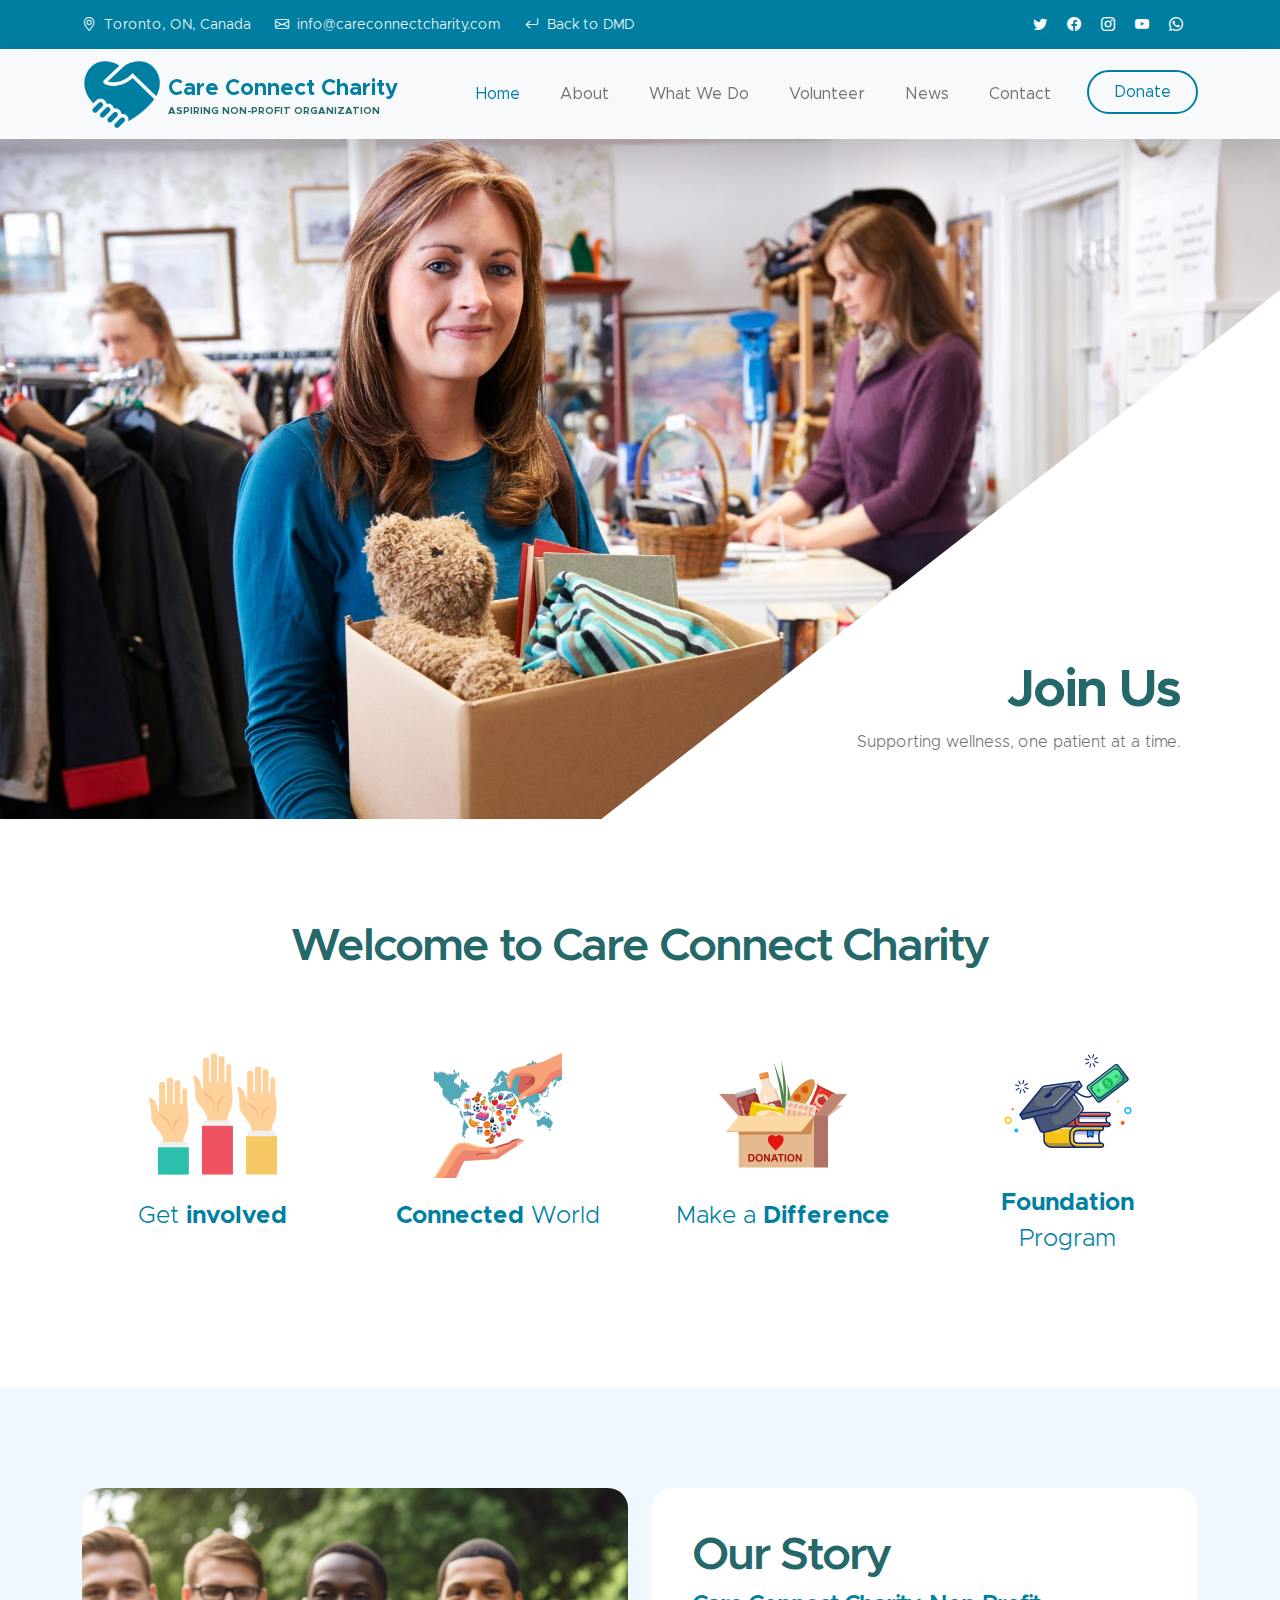
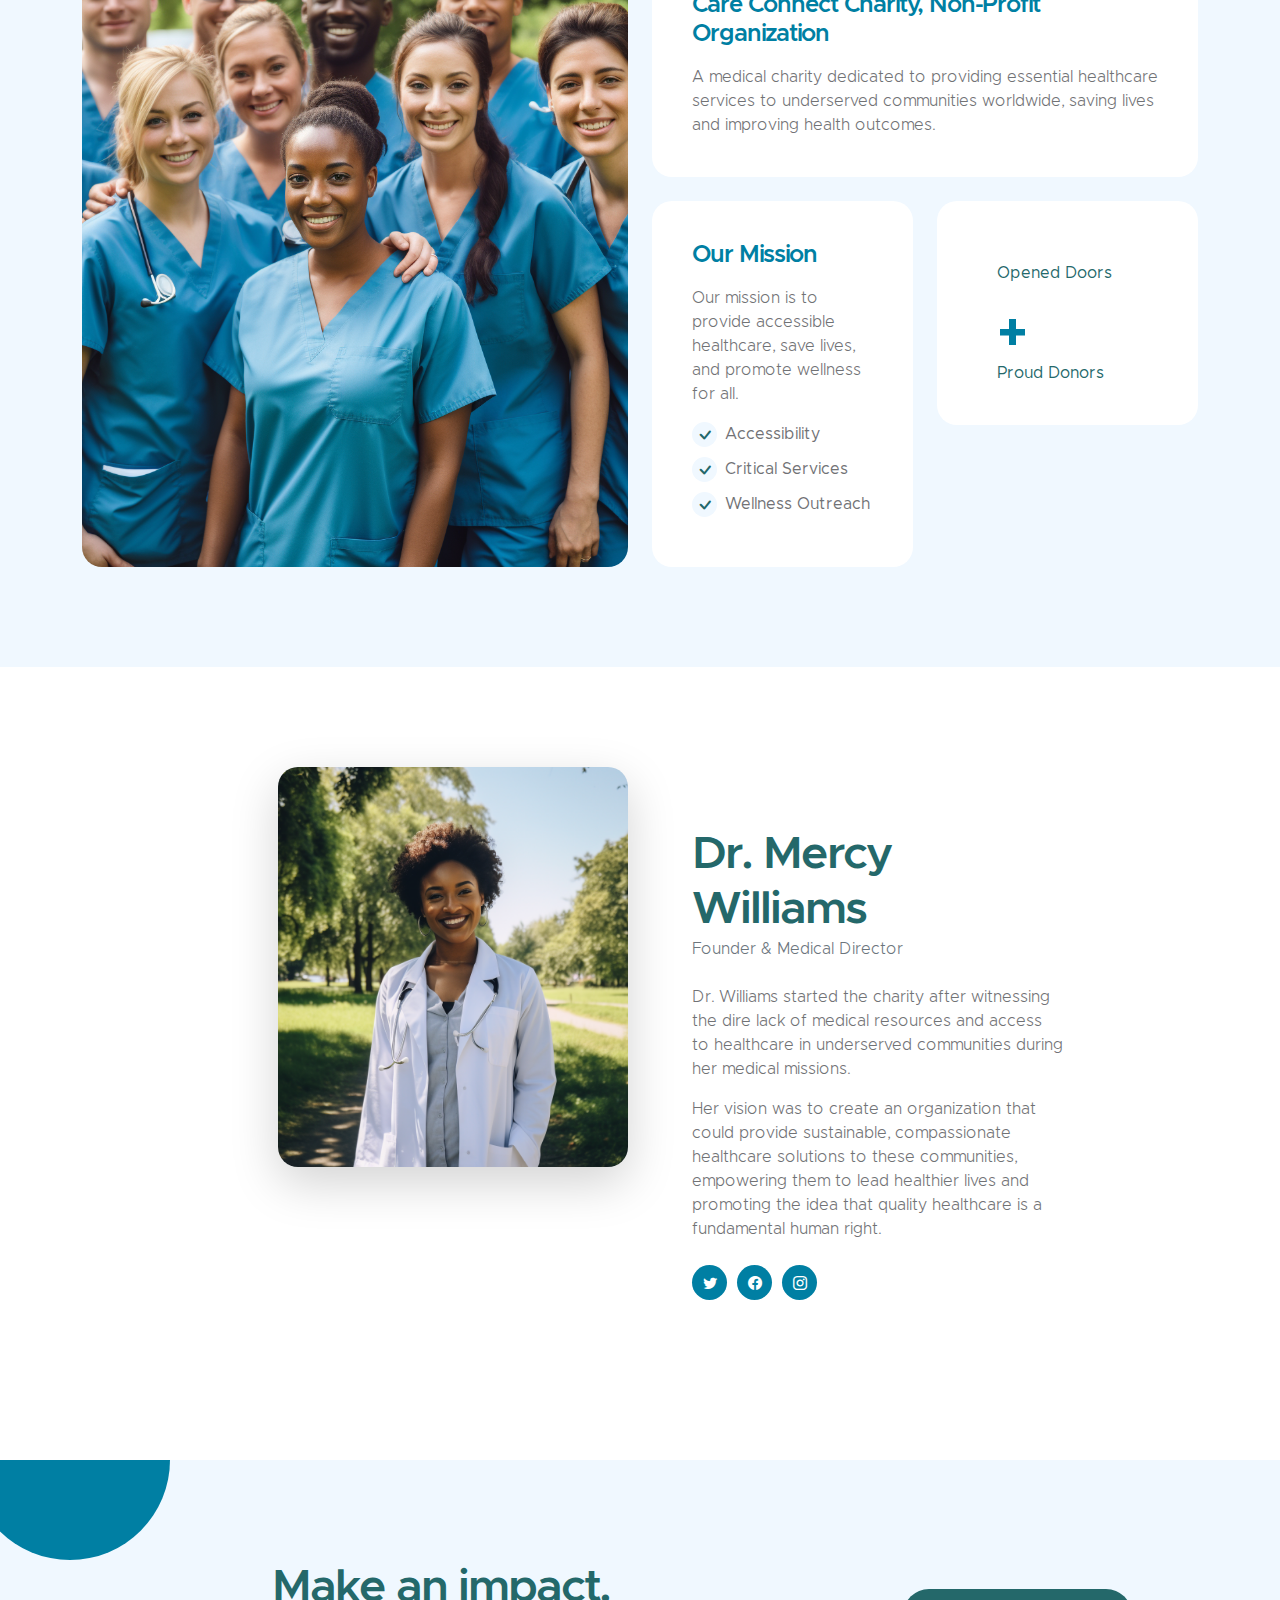
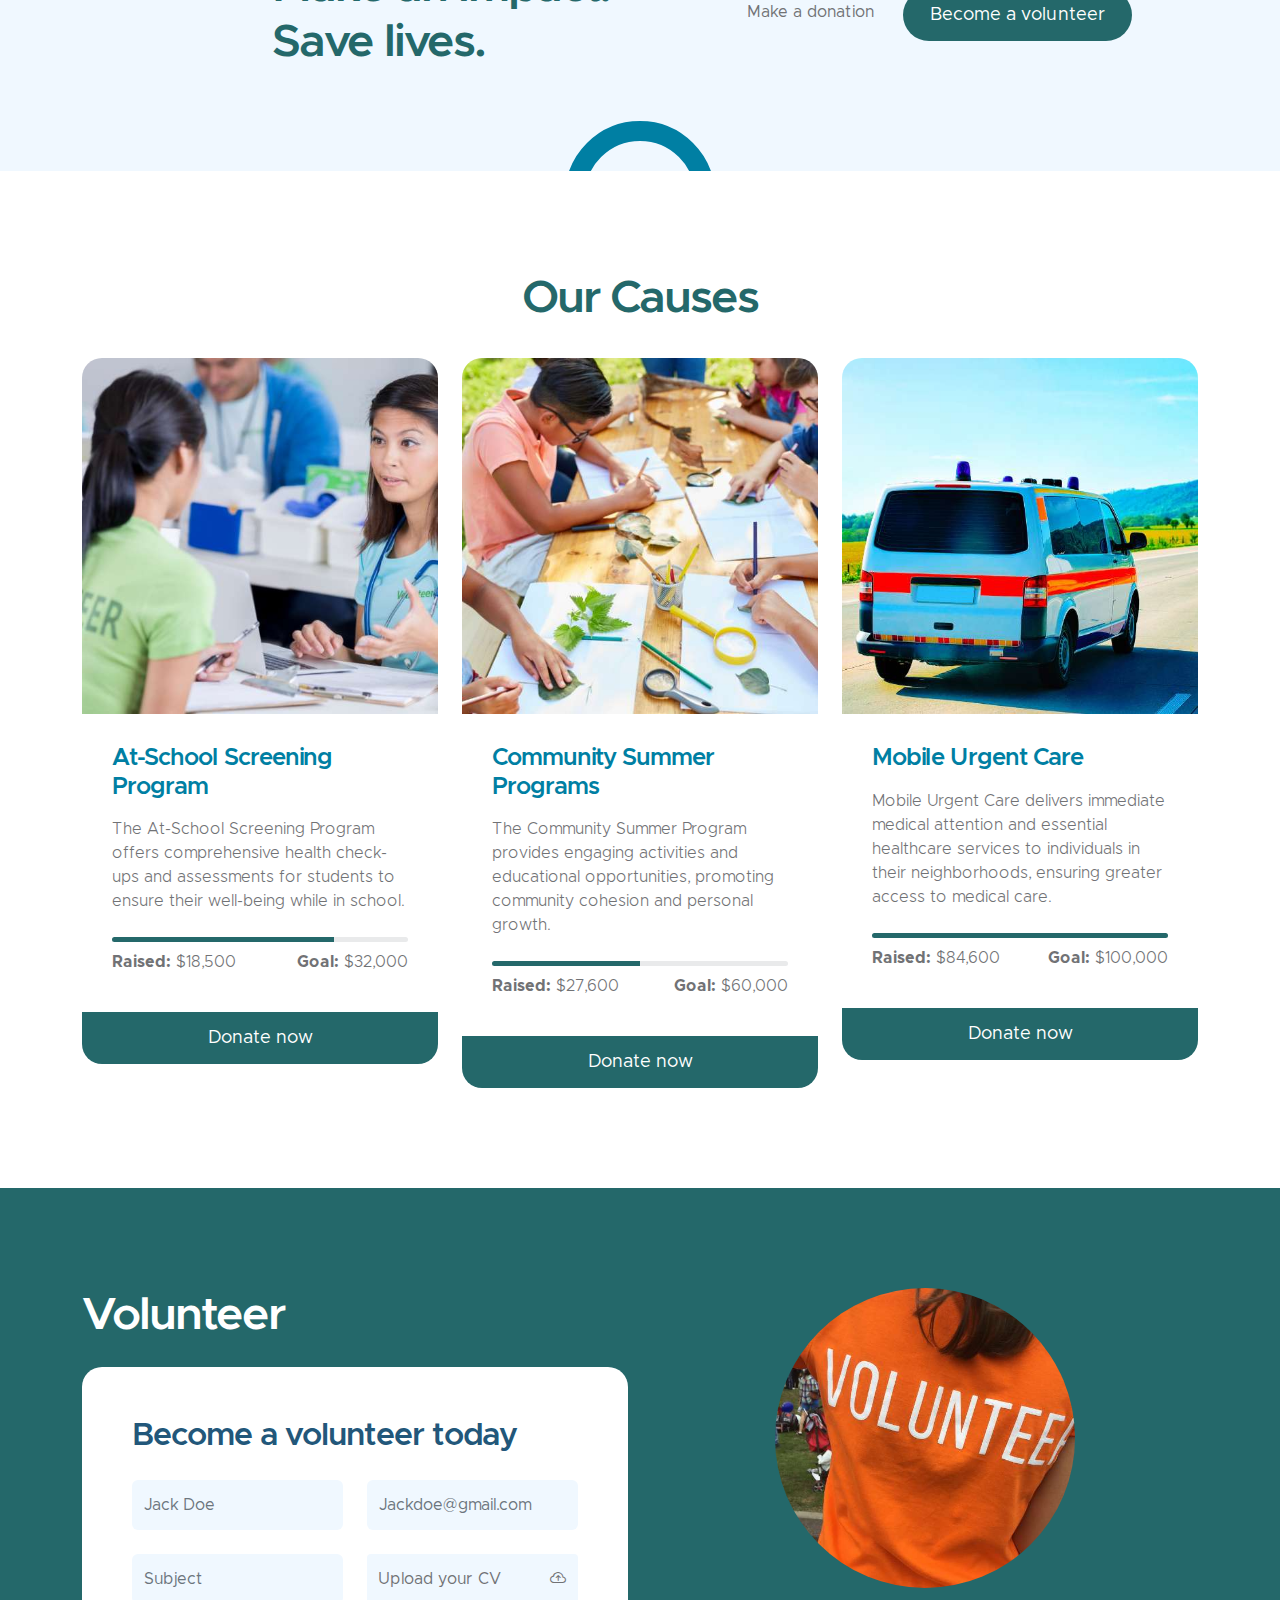
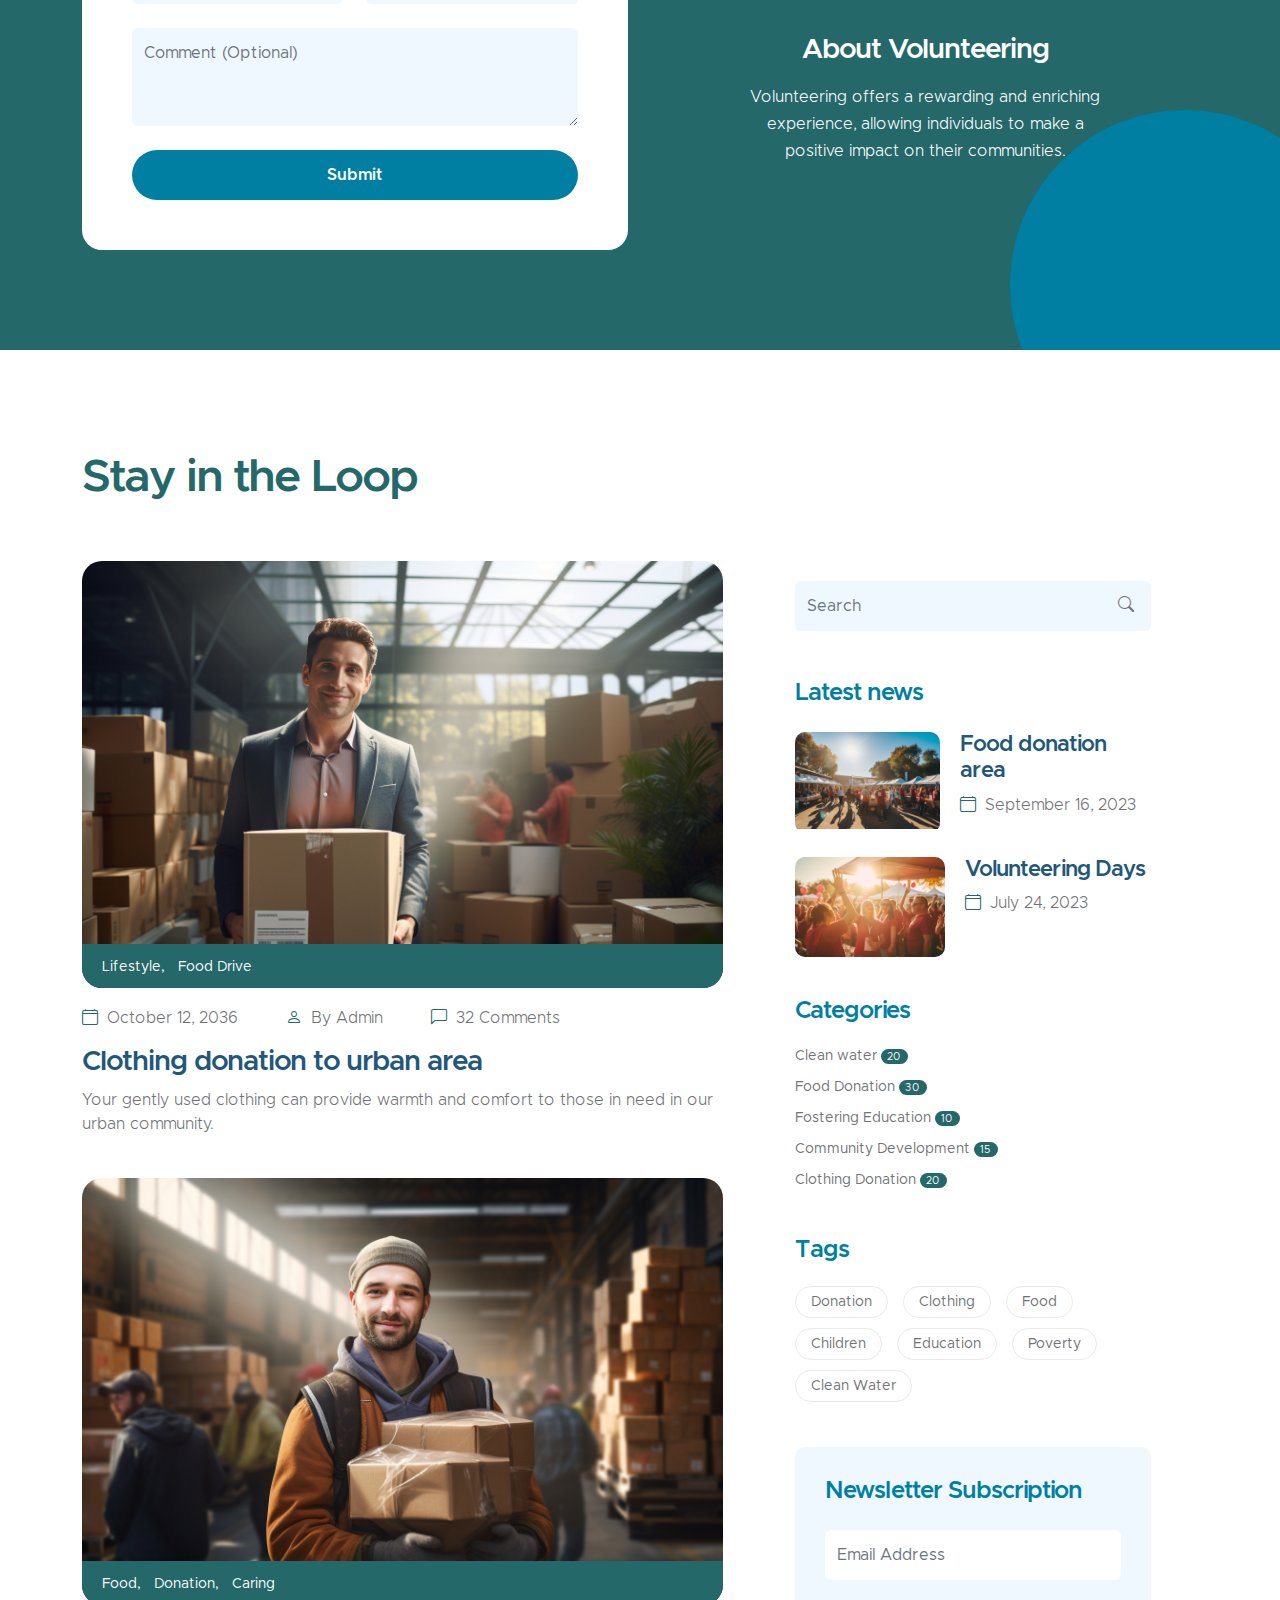
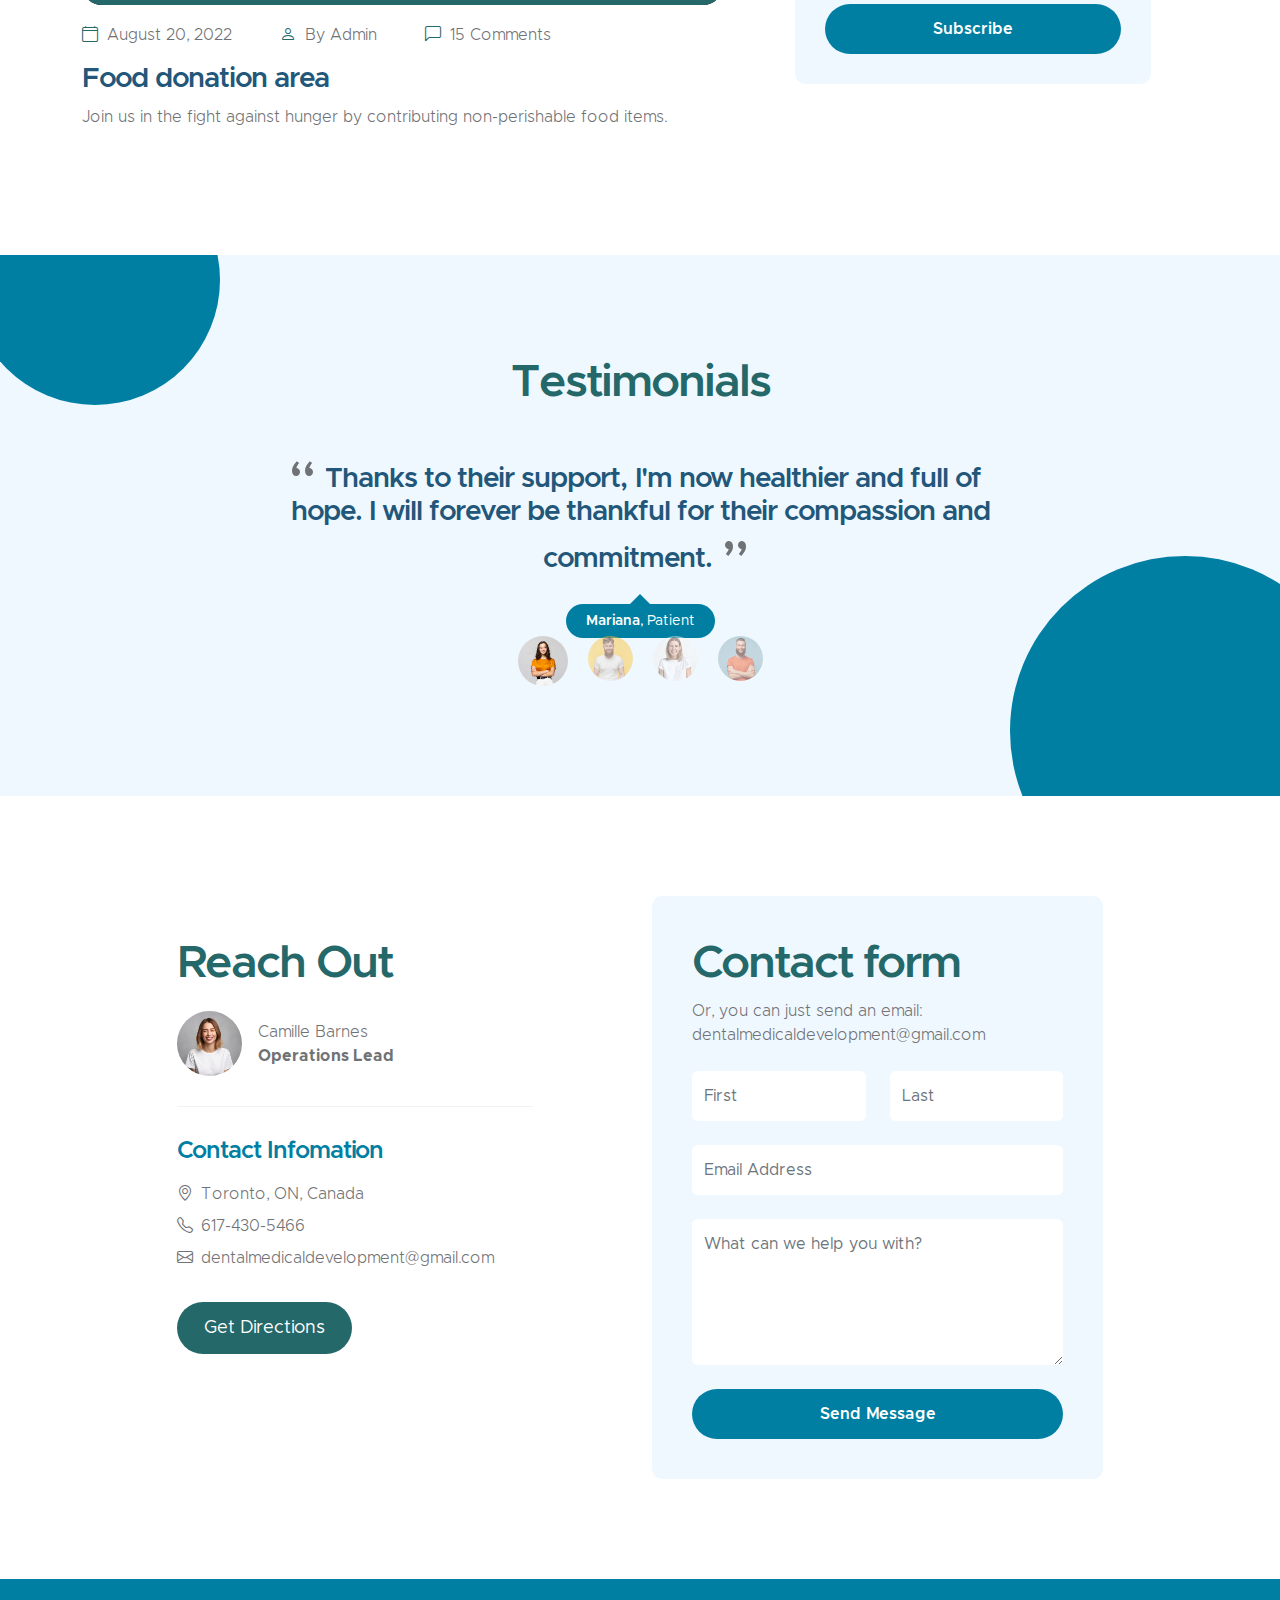
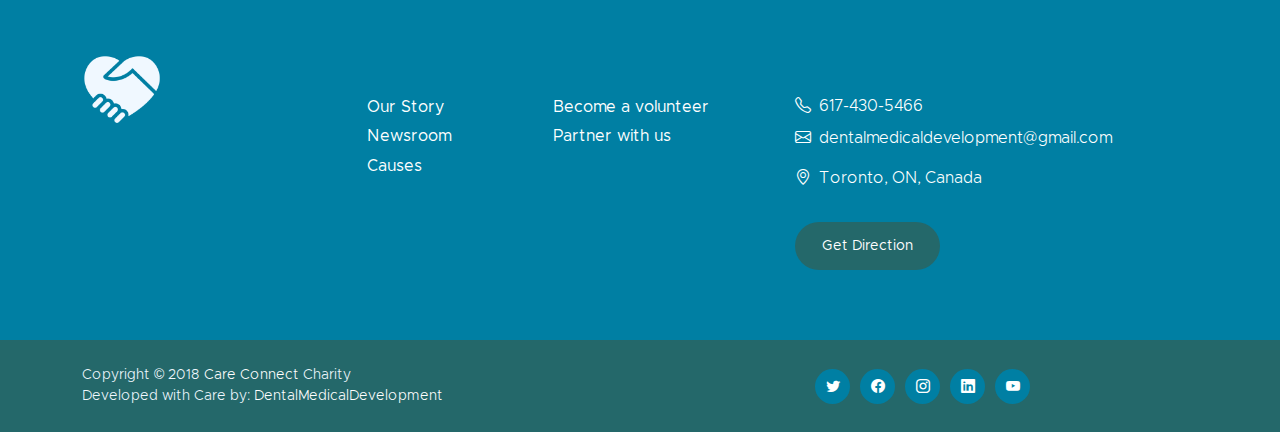
<file: index.html>
<!doctype html>
<html lang="en">

<head>
    <meta charset="utf-8">
    <meta name="viewport" content="width=device-width, initial-scale=1">

    <meta name="description" content="Demo Website for DMD">
    <meta name="author" content="Dental Medical Development">

    <title>Care Connect</title>

    <!-- CSS FILES -->
    <link href="css/bootstrap.min.css" rel="stylesheet">

    <link href="css/bootstrap-icons.css" rel="stylesheet">

    <link href="css/styles.css" rel="stylesheet">


</head>

<body id="section_1">

    <header class="site-header">
        <div class="container">
            <div class="row">

                <div class="col-lg-8 col-12 d-flex flex-wrap">
                    <p class="d-flex me-4 mb-0">
                        <i class="bi-geo-alt me-2"></i>
                        Toronto, ON, Canada
                    </p>

                    <p class="d-flex me-4 mb-0">
                        <i class="bi-envelope me-2"></i>

                        <a href="mailto:info@company.com">
                            info@careconnectcharity.com
                        </a>
                    </p>

                    <p class="d-flex me-4 mb-0">
                        <i class="bi bi-arrow-return-left me-2"></i>

                        <a href="https://www.dentalmedicaldev.com">
                            Back to DMD
                        </a>
                    </p>
                    
                </div>

                <div class="col-lg-3 col-12 ms-auto d-lg-block d-none">
                    <ul class="social-icon">
                        <li class="social-icon-item">
                            <a href="#" class="social-icon-link bi-twitter"></a>
                        </li>

                        <li class="social-icon-item">
                            <a href="#" class="social-icon-link bi-facebook"></a>
                        </li>

                        <li class="social-icon-item">
                            <a href="#" class="social-icon-link bi-instagram"></a>
                        </li>

                        <li class="social-icon-item">
                            <a href="#" class="social-icon-link bi-youtube"></a>
                        </li>

                        <li class="social-icon-item">
                            <a href="#" class="social-icon-link bi-whatsapp"></a>
                        </li>

                        
                    </ul>
                </div>

            </div>
        </div>
    </header>

    <nav class="navbar navbar-expand-lg bg-light shadow-lg">
        <div class="container">
            <a class="navbar-brand" href="index.html">
                <img src="images/careconnectlogo.png" class="logo img-fluid" alt="Kind Heart Charity">
                <span>
                    Care Connect Charity
                    <small>Aspiring Non-profit Organization</small>
                </span>
            </a>

            <button class="navbar-toggler" type="button" data-bs-toggle="collapse" data-bs-target="#navbarNav"
                aria-controls="navbarNav" aria-expanded="false" aria-label="Toggle navigation">
                <span class="navbar-toggler-icon"></span>
            </button>

            <div class="collapse navbar-collapse" id="navbarNav">
                <ul class="navbar-nav ms-auto">
                    <li class="nav-item">
                        <a class="nav-link click-scroll" href="#top">Home</a>
                    </li>

                    <li class="nav-item">
                        <a class="nav-link click-scroll" href="#section_2">About</a>
                    </li>

                    <li class="nav-item">
                        <a class="nav-link click-scroll" href="#section_3">What We Do</a>
                    </li>

                    <li class="nav-item">
                        <a class="nav-link click-scroll" href="#section_4">Volunteer</a>
                    </li>

                    <li class="nav-item">
                        <a class="nav-link click-scroll" href="#section_5">News</a>
                    </li>

                    <li class="nav-item">
                        <a class="nav-link click-scroll" href="#section_6">Contact</a>
                    </li>

                    <li class="nav-item ms-3">
                        <a class="nav-link custom-btn custom-border-btn btn" href="donate.html">Donate</a>
                    </li>
                </ul>
            </div>
        </div>
    </nav>

    <main>

        <section class="hero-section hero-section-full-height">
            <div class="container-fluid">
                <div class="row">

                    <div class="col-lg-12 col-12 p-0">
                        <div id="hero-slide" class="carousel carousel-fade slide" data-bs-ride="carousel">
                            <div class="carousel-inner">
                                <div class="carousel-item active">
                                    <img src="images/slide/1.jpg"
                                        class="carousel-image img-fluid" alt="...">

                                    <div class="carousel-caption d-flex flex-column justify-content-end">
                                        <h1>Join Us</h1>

                                        <p>Supporting wellness, one patient at a time.</p>
                                    </div>
                                </div>

                                <div class="carousel-item">
                                    <img src="images/slide/2.jpg"
                                        class="carousel-image img-fluid" alt="...">

                                    <div class="carousel-caption d-flex flex-column justify-content-end">
                                        <h1>Non-profit</h1>

                                        <p>Your support can help us advance and grow.</p>
                                    </div>
                                </div>

                                <div class="carousel-item">
                                    <img src="images/slide/3.jpg"
                                        class="carousel-image img-fluid" alt="...">

                                    <div class="carousel-caption d-flex flex-column justify-content-end">
                                        <h1>Humanity</h1>

                                        <p>Please help spread the word.</p>
                                    </div>
                                </div>
                            </div>

                            <button class="carousel-control-prev" type="button" data-bs-target="#hero-slide"
                                data-bs-slide="prev">
                                <span class="carousel-control-prev-icon" aria-hidden="true"></span>
                                <span class="visually-hidden">Previous</span>
                            </button>

                            <button class="carousel-control-next" type="button" data-bs-target="#hero-slide"
                                data-bs-slide="next">
                                <span class="carousel-control-next-icon" aria-hidden="true"></span>
                                <span class="visually-hidden">Next</span>
                            </button>
                        </div>
                    </div>

                </div>
            </div>
        </section>


        <section class="section-padding">
            <div class="container">
                <div class="row">

                    <div class="col-lg-10 col-12 text-center mx-auto">
                        <h2 class="mb-5">Welcome to Care Connect Charity</h2>
                    </div>

                    <div class="col-lg-3 col-md-6 col-12 mb-4 mb-lg-0">
                        <div class="featured-block d-flex justify-content-center align-items-center">
                            <a href="donate.html" class="d-block">
                                <img src="images/icons/hands.png" class="featured-block-image img-fluid" alt="">

                                <p class="featured-block-text">Get <strong>involved</strong></p>
                            </a>
                        </div>
                    </div>

                    <div class="col-lg-3 col-md-6 col-12 mb-4 mb-lg-0 mb-md-4">
                        <div class="featured-block d-flex justify-content-center align-items-center">
                            <a href="donate.html" class="d-block">
                                <img src="images/icons/1.png" class="featured-block-image img-fluid" alt="">

                                <p class="featured-block-text"><strong>Connected</strong> World</p>
                            </a>
                        </div>
                    </div>

                    <div class="col-lg-3 col-md-6 col-12 mb-4 mb-lg-0 mb-md-4">
                        <div class="featured-block d-flex justify-content-center align-items-center">
                            <a href="donate.html" class="d-block">
                                <img src="images/icons/2.png" class="featured-block-image img-fluid" alt="">

                                <p class="featured-block-text">Make a <strong>Difference</strong></p>
                            </a>
                        </div>
                    </div>

                    <div class="col-lg-3 col-md-6 col-12 mb-4 mb-lg-0">
                        <div class="featured-block d-flex justify-content-center align-items-center">
                            <a href="donate.html" class="d-block">
                                <img src="images/icons/3.png" class="featured-block-image img-fluid" alt="">

                                <p class="featured-block-text"><strong>Foundation</strong> Program</p>
                            </a>
                        </div>
                    </div>

                </div>
            </div>
        </section>

        <section class="section-padding section-bg" id="section_2">
            <div class="container">
                <div class="row">

                    <div class="col-lg-6 col-12 mb-5 mb-lg-0">
                        <img src="images/volunteerteam.png"
                            class="custom-text-box-image img-fluid" alt="">
                    </div>

                    <div class="col-lg-6 col-12">
                        <div class="custom-text-box">
                            <h2 class="mb-2">Our Story</h2>

                            <h5 class="mb-3">Care Connect Charity, Non-Profit Organization</h5>

                            <p class="mb-0">A medical charity dedicated to providing essential 
                                healthcare services to underserved communities worldwide, saving lives and improving health outcomes.</p>
                        </div>

                        <div class="row">
                            <div class="col-lg-6 col-md-6 col-12">
                                <div class="custom-text-box mb-lg-0">
                                    <h5 class="mb-3">Our Mission</h5>

                                    <p>Our mission is to provide accessible healthcare, save lives, and promote wellness for all.</p>

                                    <ul class="custom-list mt-2">
                                        <li class="custom-list-item d-flex">
                                            <i class="bi-check custom-text-box-icon me-2"></i>
                                            Accessibility
                                        </li>

                                        <li class="custom-list-item d-flex">
                                            <i class="bi-check custom-text-box-icon me-2"></i>
                                            Critical Services
                                        </li>

                                        <li class="custom-list-item d-flex">
                                            <i class="bi-check custom-text-box-icon me-2"></i>
                                            Wellness Outreach
                                        </li>
                                    </ul>
                                </div>
                            </div>

                            <div class="col-lg-6 col-md-6 col-12">
                                <div class="custom-text-box d-flex flex-wrap d-lg-block mb-lg-0">
                                    <div class="counter-thumb">
                                        <div class="d-flex">
                                            <span class="counter-number" data-from="1" data-to="2018"
                                                data-speed="1000"></span>
                                            <span class="counter-number-text"></span>
                                        </div>

                                        <span class="counter-text">Opened Doors</span>
                                    </div>

                                    <div class="counter-thumb mt-4">
                                        <div class="d-flex">
                                            <span class="counter-number" data-from="1" data-to="132000"
                                                data-speed="1000"></span>
                                            <span class="counter-number-text">+</span>
                                        </div>

                                        <span class="counter-text">Proud Donors</span>
                                    </div>
                                </div>
                            </div>
                        </div>
                    </div>

                </div>
            </div>
        </section>


        <section class="about-section section-padding">
            <div class="container">
                <div class="row">

                    <div class="col-lg-6 col-md-5 col-12">
                        <img src="images/williams.png"
                            class="about-image ms-lg-auto bg-light shadow-lg img-fluid" alt="">
                    </div>

                    <div class="col-lg-5 col-md-7 col-12">
                        <div class="custom-text-block">
                            <h2 class="mb-0">Dr. Mercy Williams</h2>

                            <p class="text-muted mb-lg-4 mb-md-4">Founder & Medical Director</p>

                            <p>Dr. Williams started the charity after witnessing the dire lack of medical resources and access to healthcare in underserved communities during her medical missions. 
                                </p>

                            <p>Her vision was to create an organization that could provide sustainable, compassionate healthcare solutions to these communities, 
                                empowering them to lead healthier lives and promoting the idea that quality healthcare is a fundamental human right.</p>

                            <ul class="social-icon mt-4">
                                <li class="social-icon-item">
                                    <a href="#" class="social-icon-link bi-twitter"></a>
                                </li>

                                <li class="social-icon-item">
                                    <a href="#" class="social-icon-link bi-facebook"></a>
                                </li>

                                <li class="social-icon-item">
                                    <a href="#" class="social-icon-link bi-instagram"></a>
                                </li>
                            </ul>
                        </div>
                    </div>

                </div>
            </div>
        </section>

        <section class="cta-section section-padding section-bg">
            <div class="container">
                <div class="row justify-content-center align-items-center">

                    <div class="col-lg-5 col-12 ms-auto">
                        <h2 class="mb-0">Make an impact. <br> Save lives.</h2>
                    </div>

                    <div class="col-lg-5 col-12">
                        <a href="#" class="me-4">Make a donation</a>

                        <a href="#section_4" class="custom-btn btn smoothscroll">Become a volunteer</a>
                    </div>

                </div>
            </div>
        </section>


        <section class="section-padding" id="section_3">
            <div class="container">
                <div class="row">

                    <div class="col-lg-12 col-12 text-center mb-4">
                        <h2>Our Causes</h2>
                    </div>

                    <div class="col-lg-4 col-md-6 col-12 mb-4 mb-lg-0">
                        <div class="custom-block-wrap">
                            <img src="images/screening.jpg"
                                class="custom-block-image img-fluid" alt="">

                            <div class="custom-block">
                                <div class="custom-block-body">
                                    <h5 class="mb-3">At-School Screening Program</h5>

                                    <p>The At-School Screening Program offers comprehensive health check-ups and assessments for students to ensure their well-being while in school.</p>

                                    <div class="progress mt-4">
                                        <div class="progress-bar w-75" role="progressbar" aria-valuenow="75"
                                            aria-valuemin="0" aria-valuemax="100"></div>
                                    </div>

                                    <div class="d-flex align-items-center my-2">
                                        <p class="mb-0">
                                            <strong>Raised:</strong>
                                            $18,500
                                        </p>

                                        <p class="ms-auto mb-0">
                                            <strong>Goal:</strong>
                                            $32,000
                                        </p>
                                    </div>
                                </div>

                                <a href="donate.html" class="custom-btn btn">Donate now</a>
                            </div>
                        </div>
                    </div>

                    <div class="col-lg-4 col-md-6 col-12 mb-4 mb-lg-0">
                        <div class="custom-block-wrap">
                            <img src="images/summercamp.jpg"
                                class="custom-block-image img-fluid" alt="">

                            <div class="custom-block">
                                <div class="custom-block-body">
                                    <h5 class="mb-3">Community Summer Programs</h5>

                                    <p>The Community Summer Program provides engaging activities and educational 
                                        opportunities, promoting community cohesion and personal growth.</p>

                                    <div class="progress mt-4">
                                        <div class="progress-bar w-50" role="progressbar" aria-valuenow="50"
                                            aria-valuemin="0" aria-valuemax="100"></div>
                                    </div>

                                    <div class="d-flex align-items-center my-2">
                                        <p class="mb-0">
                                            <strong>Raised:</strong>
                                            $27,600
                                        </p>

                                        <p class="ms-auto mb-0">
                                            <strong>Goal:</strong>
                                            $60,000
                                        </p>
                                    </div>
                                </div>

                                <a href="donate.html" class="custom-btn btn">Donate now</a>
                            </div>
                        </div>
                    </div>

                    <div class="col-lg-4 col-md-6 col-12">
                        <div class="custom-block-wrap">
                            <img src="images/medicalvan.jpg"
                                class="custom-block-image img-fluid" alt="">

                            <div class="custom-block">
                                <div class="custom-block-body">
                                    <h5 class="mb-3">Mobile Urgent Care</h5>

                                    <p>Mobile Urgent Care delivers immediate medical attention and essential healthcare 
                                        services to individuals in their neighborhoods, ensuring greater access to medical care.
                                    </p>

                                    <div class="progress mt-4">
                                        <div class="progress-bar w-100" role="progressbar" aria-valuenow="100"
                                            aria-valuemin="0" aria-valuemax="100"></div>
                                    </div>

                                    <div class="d-flex align-items-center my-2">
                                        <p class="mb-0">
                                            <strong>Raised:</strong>
                                            $84,600
                                        </p>

                                        <p class="ms-auto mb-0">
                                            <strong>Goal:</strong>
                                            $100,000
                                        </p>
                                    </div>
                                </div>

                                <a href="donate.html" class="custom-btn btn">Donate now</a>
                            </div>
                        </div>
                    </div>

                </div>
            </div>
        </section>

        <section class="volunteer-section section-padding" id="section_4">
            <div class="container">
                <div class="row">

                    <div class="col-lg-6 col-12">
                        <h2 class="text-white mb-4">Volunteer</h2>

                        <form class="custom-form volunteer-form mb-5 mb-lg-0" action="#" method="post" role="form">
                            <h3 class="mb-4">Become a volunteer today</h3>

                            <div class="row">
                                <div class="col-lg-6 col-12">
                                    <input type="text" name="volunteer-name" id="volunteer-name" class="form-control"
                                        placeholder="Jack Doe" required>
                                </div>

                                <div class="col-lg-6 col-12">
                                    <input type="email" name="volunteer-email" id="volunteer-email"
                                        pattern="[^ @]*@[^ @]*" class="form-control" placeholder="Jackdoe@gmail.com"
                                        required>
                                </div>

                                <div class="col-lg-6 col-12">
                                    <input type="text" name="volunteer-subject" id="volunteer-subject"
                                        class="form-control" placeholder="Subject" required>
                                </div>

                                <div class="col-lg-6 col-12">
                                    <div class="input-group input-group-file">
                                        <input type="file" class="form-control" id="inputGroupFile02">

                                        <label class="input-group-text" for="inputGroupFile02">Upload your CV</label>

                                        <i class="bi-cloud-arrow-up ms-auto"></i>
                                    </div>
                                </div>
                            </div>

                            <textarea name="volunteer-message" rows="3" class="form-control" id="volunteer-message"
                                placeholder="Comment (Optional)"></textarea>

                            <button type="submit" class="form-control">Submit</button>
                        </form>
                    </div>

                    <div class="col-lg-6 col-12">
                        <img src="images/volunteershirt.jpg"
                            class="volunteer-image img-fluid" alt="">

                        <div class="custom-block-body text-center">
                            <h4 class="text-white mt-lg-3 mb-lg-3">About Volunteering</h4>

                            <p class="text-white">Volunteering offers a rewarding and enriching experience, 
                                allowing individuals to make a positive impact on their communities.</p>
                        </div>
                    </div>

                </div>
            </div>
        </section>

        <section class="news-section section-padding" id="section_5">
            <div class="container">
                <div class="row">

                    <div class="col-lg-12 col-12 mb-5">
                        <h2>Stay in the Loop</h2>
                    </div>

                    <div class="col-lg-7 col-12">
                        <div class="news-block">
                            <div class="news-block-top">
                                <a>
                                    <img src="images/donor2.png"
                                        class="news-image img-fluid" alt="">
                                </a>

                                <div class="news-category-block">
                                    <a href="#" class="category-block-link">
                                        Lifestyle,
                                    </a>

                                    <a href="#" class="category-block-link">
                                        Food Drive
                                    </a>
                                </div>
                            </div>

                            <div class="news-block-info">
                                <div class="d-flex mt-2">
                                    <div class="news-block-date">
                                        <p>
                                            <i class="bi-calendar4 custom-icon me-1"></i>
                                            October 12, 2036
                                        </p>
                                    </div>

                                    <div class="news-block-author mx-5">
                                        <p>
                                            <i class="bi-person custom-icon me-1"></i>
                                            By Admin
                                        </p>
                                    </div>

                                    <div class="news-block-comment">
                                        <p>
                                            <i class="bi-chat-left custom-icon me-1"></i>
                                            32 Comments
                                        </p>
                                    </div>
                                </div>

                                <div class="news-block-title mb-2">
                                    <h4><a class="news-block-title-link">Clothing donation to
                                            urban area</a></h4>
                                </div>

                                <div class="news-block-body">
                                    <p>Your gently used clothing can provide warmth and comfort to those in need in our urban community.</p>
                                </div>
                            </div>
                        </div>

                        <div class="news-block mt-3">
                            <div class="news-block-top">
                                <a>
                                    <img src="images/warehouse2.png"
                                        class="news-image img-fluid" alt="">
                                </a>

                                <div class="news-category-block">
                                    <a href="#" class="category-block-link">
                                        Food,
                                    </a>

                                    <a href="#" class="category-block-link">
                                        Donation,
                                    </a>

                                    <a href="#" class="category-block-link">
                                        Caring
                                    </a>
                                </div>
                            </div>

                            <div class="news-block-info">
                                <div class="d-flex mt-2">
                                    <div class="news-block-date">
                                        <p>
                                            <i class="bi-calendar4 custom-icon me-1"></i>
                                            August 20, 2022
                                        </p>
                                    </div>

                                    <div class="news-block-author mx-5">
                                        <p>
                                            <i class="bi-person custom-icon me-1"></i>
                                            By Admin
                                        </p>
                                    </div>

                                    <div class="news-block-comment">
                                        <p>
                                            <i class="bi-chat-left custom-icon me-1"></i>
                                            15 Comments
                                        </p>
                                    </div>
                                </div>

                                <div class="news-block-title mb-2">
                                    <h4><a class="news-block-title-link">Food donation area</a>
                                    </h4>
                                </div>

                                <div class="news-block-body">
                                    <p>Join us in the fight against hunger by contributing non-perishable food items.</p>
                                </div>
                            </div>
                        </div>
                    </div>

                    <div class="col-lg-4 col-12 mx-auto">
                        <form class="custom-form search-form" action="#" method="post" role="form">
                            <input class="form-control" type="search" placeholder="Search" aria-label="Search">

                            <button type="submit" class="form-control">
                                <i class="bi-search"></i>
                            </button>
                        </form>

                        <h5 class="mt-5 mb-3">Latest news</h5>

                        <div class="news-block news-block-two-col d-flex mt-4">
                            <div class="news-block-two-col-image-wrap">
                                <a>
                                    <img src="images/event1.png"
                                        class="news-image img-fluid" alt="">
                                </a>
                            </div>

                            <div class="news-block-two-col-info">
                                <div class="news-block-title mb-2">
                                    <h6><a class="news-block-title-link">Food donation area</a>
                                    </h6>
                                </div>

                                <div class="news-block-date">
                                    <p>
                                        <i class="bi-calendar4 custom-icon me-1"></i>
                                        September 16, 2023
                                    </p>
                                </div>
                            </div>
                        </div>

                        <div class="news-block news-block-two-col d-flex mt-4">
                            <div class="news-block-two-col-image-wrap">
                                <a>
                                    <img src="images/event2.png"
                                        class="news-image img-fluid" alt="">
                                </a>
                            </div>

                            <div class="news-block-two-col-info">
                                <div class="news-block-title mb-2">
                                    <h6><a class="news-block-title-link">Volunteering Days</a>
                                    </h6>
                                </div>

                                <div class="news-block-date">
                                    <p>
                                        <i class="bi-calendar4 custom-icon me-1"></i>
                                        July 24, 2023
                                    </p>
                                </div>
                            </div>
                        </div>

                        <div class="category-block d-flex flex-column">
                            <h5 class="mb-3">Categories</h5>

                            <a href="#" class="category-block-link">
                                Clean water
                                <span class="badge">20</span>
                            </a>

                            <a href="#" class="category-block-link">
                                Food Donation
                                <span class="badge">30</span>
                            </a>

                            <a href="#" class="category-block-link">
                                Fostering Education
                                <span class="badge">10</span>
                            </a>

                            <a href="#" class="category-block-link">
                                Community Development
                                <span class="badge">15</span>
                            </a>

                            <a href="#" class="category-block-link">
                                Clothing Donation
                                <span class="badge">20</span>
                            </a>
                        </div>

                        <div class="tags-block">
                            <h5 class="mb-3">Tags</h5>

                            <a href="#" class="tags-block-link">
                                Donation
                            </a>

                            <a href="#" class="tags-block-link">
                                Clothing
                            </a>

                            <a href="#" class="tags-block-link">
                                Food
                            </a>

                            <a href="#" class="tags-block-link">
                                Children
                            </a>

                            <a href="#" class="tags-block-link">
                                Education
                            </a>

                            <a href="#" class="tags-block-link">
                                Poverty
                            </a>

                            <a href="#" class="tags-block-link">
                                Clean Water
                            </a>
                        </div>

                        <form class="custom-form subscribe-form" action="#" method="post" role="form">
                            <h5 class="mb-4">Newsletter Subscription</h5>

                            <input type="email" name="subscribe-email" id="subscribe-email" pattern="[^ @]*@[^ @]*"
                                class="form-control" placeholder="Email Address" required>

                            <div class="col-lg-12 col-12">
                                <button type="submit" class="form-control">Subscribe</button>
                            </div>
                        </form>
                    </div>

                </div>
            </div>
        </section>


        <section class="testimonial-section section-padding section-bg">
            <div class="container">
                <div class="row">

                    <div class="col-lg-8 col-12 mx-auto">
                        <h2 class="mb-lg-3">Testimonials</h2>

                        <div id="testimonial-carousel" class="carousel carousel-fade slide" data-bs-ride="carousel">

                            <div class="carousel-inner">
                                <div class="carousel-item active">
                                    <div class="carousel-caption">
                                        <h4 class="carousel-title">Thanks to their support, I'm now healthier and full of hope. I will forever be thankful for their compassion and commitment.</h4>

                                        <small class="carousel-name"><span class="carousel-name-title">Mariana</span>,
                                            Patient</small>
                                    </div>
                                </div>

                                <div class="carousel-item">
                                    <div class="carousel-caption">
                                        <h4 class="carousel-title">I can't express my gratitude enough for the incredible care I received from this charity. </h4>

                                        <small class="carousel-name"><span class="carousel-name-title">Tom</span>,
                                            Patient</small>
                                    </div>
                                </div>

                                <div class="carousel-item">
                                    <div class="carousel-caption">
                                        <h4 class="carousel-title">This charity has been a lifeline for me and my family. 
                                            Their unwavering support during our time of need made all the difference. </h4>

                                        <small class="carousel-name"><span class="carousel-name-title">Talisa</span>,
                                            Patient</small>
                                    </div>
                                </div>

                                <div class="carousel-item">
                                    <div class="carousel-caption">
                                        <h4 class="carousel-title">Volunteering with this charity has been an incredibly rewarding experience. 
                                            </h4>

                                        <small class="carousel-name"><span class="carousel-name-title">Rob</span>,
                                            Volunteer</small>
                                    </div>
                                </div>

                                <ol class="carousel-indicators">
                                    <li data-bs-target="#testimonial-carousel" data-bs-slide-to="0" class="active">
                                        <img src="images/avatar/portrait-beautiful-young-woman-standing-grey-wall.jpg"
                                            class="img-fluid rounded-circle avatar-image" alt="avatar">
                                    </li>

                                    <li data-bs-target="#testimonial-carousel" data-bs-slide-to="1" class="">
                                        <img src="images/avatar/portrait-young-redhead-bearded-male.jpg"
                                            class="img-fluid rounded-circle avatar-image" alt="avatar">
                                    </li>

                                    <li data-bs-target="#testimonial-carousel" data-bs-slide-to="2" class="">
                                        <img src="images/avatar/pretty-blonde-woman-wearing-white-t-shirt.jpg"
                                            class="img-fluid rounded-circle avatar-image" alt="avatar">
                                    </li>

                                    <li data-bs-target="#testimonial-carousel" data-bs-slide-to="3" class="">
                                        <img src="images/avatar/studio-portrait-emotional-happy-funny.jpg"
                                            class="img-fluid rounded-circle avatar-image" alt="avatar">
                                    </li>
                                </ol>

                            </div>
                        </div>
                    </div>

                </div>
            </div>
        </section>


        <section class="contact-section section-padding" id="section_6">
            <div class="container">
                <div class="row">

                    <div class="col-lg-4 col-12 ms-auto mb-5 mb-lg-0">
                        <div class="contact-info-wrap">
                            <h2>Reach Out</h2>

                            <div class="contact-image-wrap d-flex flex-wrap">
                                <img src="images/hr_picture.png"
                                    class="img-fluid avatar-image" alt="">

                                <div class="d-flex flex-column justify-content-center ms-3">
                                    <p class="mb-0">Camille Barnes</p>
                                    <p class="mb-0"><strong>Operations Lead</strong></p>
                                </div>
                            </div>

                            <div class="contact-info">
                                <h5 class="mb-3">Contact Infomation</h5>

                                <p class="d-flex mb-2">
                                    <i class="bi-geo-alt me-2"></i>
                                    Toronto, ON, Canada
                                </p>

                                <p class="d-flex mb-2">
                                    <i class="bi-telephone me-2"></i>

                                    <a href="tel: 617-430-5466">
                                        617-430-5466
                                    </a>
                                </p>

                                <p class="d-flex">
                                    <i class="bi-envelope me-2"></i>

                                    <a href="mailto:dentalmedicaldevelopment@gmail.com">
                                        dentalmedicaldevelopment@gmail.com
                                    </a>
                                </p>

                                <a href="#" class="custom-btn btn mt-3">Get Directions</a>
                            </div>
                        </div>
                    </div>

                    <div class="col-lg-5 col-12 mx-auto">
                        <form class="custom-form contact-form" action="#" method="post" role="form">
                            <h2>Contact form</h2>

                            <p class="mb-4">Or, you can just send an email:
                                <a href="#">dentalmedicaldevelopment@gmail.com</a>
                            </p>
                            <div class="row">
                                <div class="col-lg-6 col-md-6 col-12">
                                    <input type="text" name="first-name" id="first-name" class="form-control"
                                        placeholder="First" required>
                                </div>

                                <div class="col-lg-6 col-md-6 col-12">
                                    <input type="text" name="last-name" id="last-name" class="form-control"
                                        placeholder="Last" required>
                                </div>
                            </div>

                            <input type="email" name="email" id="email" pattern="[^ @]*@[^ @]*" class="form-control"
                                placeholder="Email Address" required>

                            <textarea name="message" rows="5" class="form-control" id="message"
                                placeholder="What can we help you with?"></textarea>

                            <button type="submit" class="form-control">Send Message</button>
                        </form>
                    </div>

                </div>
            </div>
        </section>
    </main>

    <footer class="site-footer">
        <div class="container">
            <div class="row">
                <div class="col-lg-3 col-12 mb-4">
                    <img src="images/logowht.png" class="logo img-fluid" alt="">
                </div>

                <div class="col-lg-4 col-md-6 col-12 mb-4">
                    <h5 class="site-footer-title mb-3">Quick Links</h5>

                    <ul class="footer-menu">
                        <li class="footer-menu-item"><a href="#" class="footer-menu-link">Our Story</a></li>

                        <li class="footer-menu-item"><a href="#" class="footer-menu-link">Newsroom</a></li>

                        <li class="footer-menu-item"><a href="#" class="footer-menu-link">Causes</a></li>

                        <li class="footer-menu-item"><a href="#" class="footer-menu-link">Become a volunteer</a></li>

                        <li class="footer-menu-item"><a href="#" class="footer-menu-link">Partner with us</a></li>
                    </ul>
                </div>

                <div class="col-lg-4 col-md-6 col-12 mx-auto">
                    <h5 class="site-footer-title mb-3">Contact Infomation</h5>

                    <p class="text-white d-flex mb-2">
                        <i class="bi-telephone me-2"></i>

                        <a href="tel: 617-430-5466" class="site-footer-link">
                            617-430-5466
                        </a>
                    </p>

                    <p class="text-white d-flex">
                        <i class="bi-envelope me-2"></i>

                        <a href="mailto:dentalmedicaldevelopment@gmail.com" class="site-footer-link">
                            dentalmedicaldevelopment@gmail.com
                        </a>
                    </p>

                    <p class="text-white d-flex mt-3">
                        <i class="bi-geo-alt me-2"></i>
                        Toronto, ON, Canada
                    </p>

                    <a href="#" class="custom-btn btn mt-3">Get Direction</a>
                </div>
            </div>
        </div>

        <div class="site-footer-bottom">
            <div class="container">
                <div class="row">

                    <div class="col-lg-6 col-md-7 col-12">
                        <p class="copyright-text mb-0">Copyright © 2018 <a href="#">Care Connect</a> Charity <br>
                            Developed with Care by: <a href="https://dentalmedicaldev.com" target="_blank">DentalMedicalDevelopment</a>
                        </p>
                    </div>

                    <div class="col-lg-6 col-md-5 col-12 d-flex justify-content-center align-items-center mx-auto">
                        <ul class="social-icon">
                            <li class="social-icon-item">
                                <a href="#" class="social-icon-link bi-twitter"></a>
                            </li>

                            <li class="social-icon-item">
                                <a href="#" class="social-icon-link bi-facebook"></a>
                            </li>

                            <li class="social-icon-item">
                                <a href="#" class="social-icon-link bi-instagram"></a>
                            </li>

                            <li class="social-icon-item">
                                <a href="#" class="social-icon-link bi-linkedin"></a>
                            </li>

                            <li class="social-icon-item">
                                <a href="#" class="social-icon-link bi-youtube"></a>
                            </li>
                        </ul>
                    </div>

                </div>
            </div>
        </div>
    </footer>

    <!-- JAVASCRIPT FILES -->
    <script src="js/jquery.min.js"></script>
    <script src="js/bootstrap.min.js"></script>
    <script src="js/jquery.sticky.js"></script>
    <script src="js/click-scroll.js"></script>
    <script src="js/counter.js"></script>
    <script src="js/custom.js"></script>

</body>

</html>
</file>
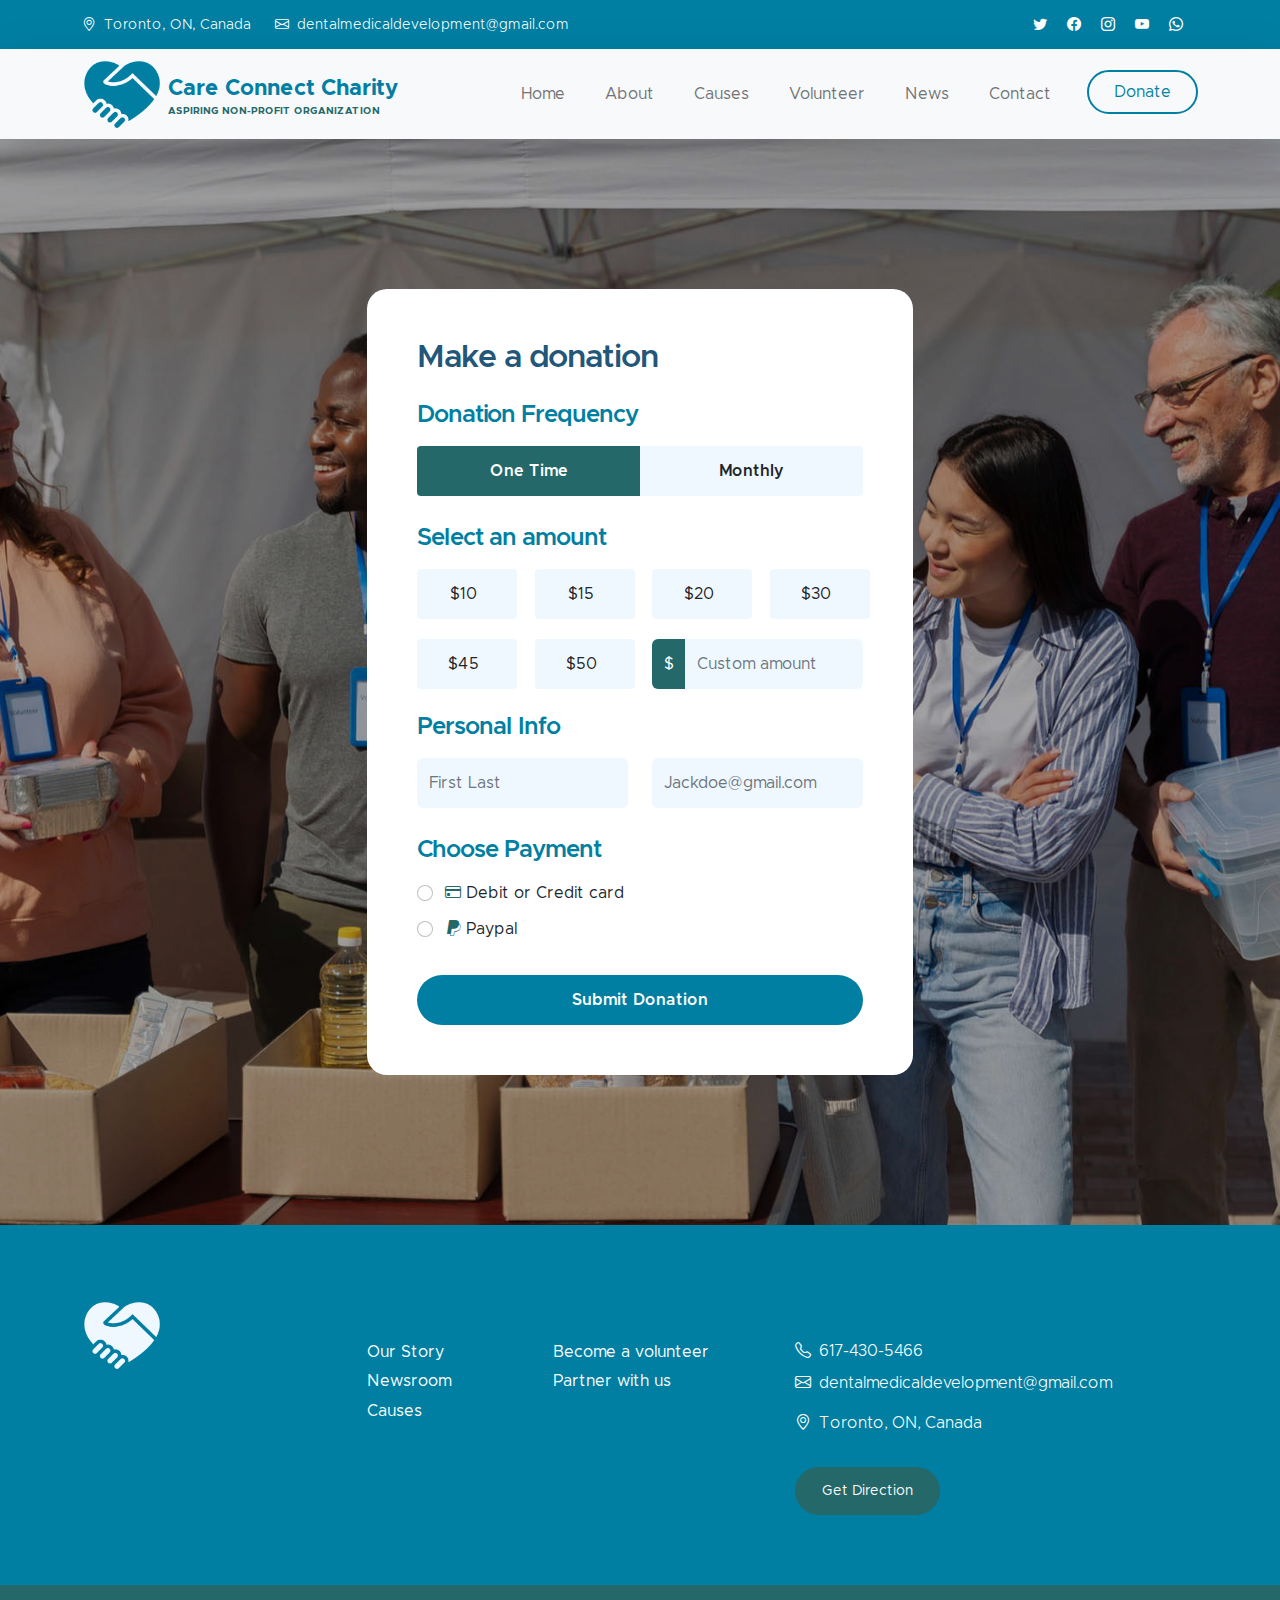
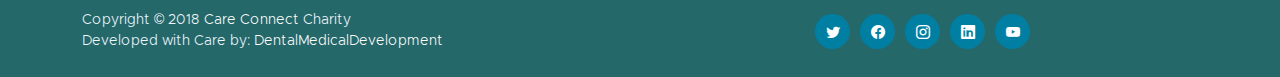
<file: donate.html>
<!doctype html>
<html lang="en">

<head>
    <meta charset="utf-8">
    <meta name="viewport" content="width=device-width, initial-scale=1">

    <meta name="description" content="Demo Website for DMD">
    <meta name="author" content="DMD">

    <title>Care Connect Charity - Donation</title>

    <!-- CSS FILES -->
    <link href="css/bootstrap.min.css" rel="stylesheet">

    <link href="css/bootstrap-icons.css" rel="stylesheet">

    <link href="css/styles.css" rel="stylesheet">
    <!--

-->
</head>

<body>

    <header class="site-header">
        <div class="container">
            <div class="row">

                <div class="col-lg-8 col-12 d-flex flex-wrap">
                    <p class="d-flex me-4 mb-0">
                        <i class="bi-geo-alt me-2"></i>
                        Toronto, ON, Canada
                    </p>

                    <p class="d-flex mb-0">
                        <i class="bi-envelope me-2"></i>

                        <a href="mailto:info@company.com">
                            dentalmedicaldevelopment@gmail.com
                        </a>
                    </p>
                </div>

                <div class="col-lg-3 col-12 ms-auto d-lg-block d-none">
                    <ul class="social-icon">
                        <li class="social-icon-item">
                            <a href="#" class="social-icon-link bi-twitter"></a>
                        </li>

                        <li class="social-icon-item">
                            <a href="#" class="social-icon-link bi-facebook"></a>
                        </li>

                        <li class="social-icon-item">
                            <a href="#" class="social-icon-link bi-instagram"></a>
                        </li>

                        <li class="social-icon-item">
                            <a href="#" class="social-icon-link bi-youtube"></a>
                        </li>

                        <li class="social-icon-item">
                            <a href="#" class="social-icon-link bi-whatsapp"></a>
                        </li>
                    </ul>
                </div>

            </div>
        </div>
    </header>

    <nav class="navbar navbar-expand-lg bg-light shadow-lg">
        <div class="container">
            <a class="navbar-brand" href="index.html">
                <img src="images/careconnectlogo.png" class="logo img-fluid" alt="">
                <span>
                    Care Connect Charity
                    <small>Aspiring Non-profit Organization</small>
                </span>
            </a>

            <button class="navbar-toggler" type="button" data-bs-toggle="collapse" data-bs-target="#navbarNav"
                aria-controls="navbarNav" aria-expanded="false" aria-label="Toggle navigation">
                <span class="navbar-toggler-icon"></span>
            </button>

            <div class="collapse navbar-collapse" id="navbarNav">
                <ul class="navbar-nav ms-auto">
                    <li class="nav-item">
                        <a class="nav-link click-scroll" href="index.html#section_1">Home</a>
                    </li>

                    <li class="nav-item">
                        <a class="nav-link click-scroll" href="index.html#section_2">About</a>
                    </li>

                    <li class="nav-item">
                        <a class="nav-link click-scroll" href="index.html#section_3">Causes</a>
                    </li>

                    <li class="nav-item">
                        <a class="nav-link click-scroll" href="index.html#section_4">Volunteer</a>
                    </li>

                    <li class="nav-item">
                        <a class="nav-link click-scroll" href="#section_5">News</a>
                    </li>

                    <li class="nav-item">
                        <a class="nav-link click-scroll" href="index.html#section_6">Contact</a>
                    </li>

                    <li class="nav-item ms-3">
                        <a class="nav-link custom-btn custom-border-btn btn" href="donate.html">Donate</a>
                    </li>
                </ul>
            </div>
        </div>
    </nav>

    <main>

        <section class="donate-section">
            <div class="section-overlay"></div>
            <div class="container">
                <div class="row">

                    <div class="col-lg-6 col-12 mx-auto">
                        <form class="custom-form donate-form" action="#" method="get" role="form">
                            <h3 class="mb-4">Make a donation</h3>

                            <div class="row">
                                <div class="col-lg-12 col-12">
                                    <h5 class="mb-3">Donation Frequency</h5>
                                </div>

                                <div class="col-lg-6 col-6 form-check-group form-check-group-donation-frequency">
                                    <div class="form-check form-check-radio">
                                        <input class="form-check-input" type="radio" name="DonationFrequency"
                                            id="DonationFrequencyOne" checked>

                                        <label class="form-check-label" for="DonationFrequencyOne">
                                            One Time
                                        </label>
                                    </div>
                                </div>

                                <div class="col-lg-6 col-6 form-check-group form-check-group-donation-frequency">
                                    <div class="form-check form-check-radio">
                                        <input class="form-check-input" type="radio" name="DonationFrequency"
                                            id="DonationFrequencyMonthly">

                                        <label class="form-check-label" for="DonationFrequencyMonthly">
                                            Monthly
                                        </label>
                                    </div>
                                </div>

                                <div class="col-lg-12 col-12">
                                    <h5 class="mt-2 mb-3">Select an amount</h5>
                                </div>

                                <div class="col-lg-3 col-md-6 col-6 form-check-group">
                                    <div class="form-check form-check-radio">
                                        <input class="form-check-input" type="radio" name="flexRadioDefault"
                                            id="flexRadioDefault1">
                                        <label class="form-check-label" for="flexRadioDefault1">
                                            $10
                                        </label>
                                    </div>
                                </div>

                                <div class="col-lg-3 col-md-6 col-6 form-check-group">
                                    <div class="form-check form-check-radio">
                                        <input class="form-check-input" type="radio" name="flexRadioDefault"
                                            id="flexRadioDefault2">
                                        <label class="form-check-label" for="flexRadioDefault2">
                                            $15
                                        </label>
                                    </div>
                                </div>

                                <div class="col-lg-3 col-md-6 col-6 form-check-group">
                                    <div class="form-check form-check-radio">
                                        <input class="form-check-input" type="radio" name="flexRadioDefault"
                                            id="flexRadioDefault3">
                                        <label class="form-check-label" for="flexRadioDefault3">
                                            $20
                                        </label>
                                    </div>
                                </div>

                                <div class="col-lg-3 col-md-6 col-6 form-check-group">
                                    <div class="form-check form-check-radio">
                                        <input class="form-check-input" type="radio" name="flexRadioDefault"
                                            id="flexRadioDefault4">
                                        <label class="form-check-label" for="flexRadioDefault4">
                                            $30
                                        </label>
                                    </div>
                                </div>

                                <div class="col-lg-3 col-md-6 col-6 form-check-group">
                                    <div class="form-check form-check-radio">
                                        <input class="form-check-input" type="radio" name="flexRadioDefault"
                                            id="flexRadioDefault5">
                                        <label class="form-check-label" for="flexRadioDefault5">
                                            $45
                                        </label>
                                    </div>
                                </div>

                                <div class="col-lg-3 col-md-6 col-6 form-check-group">
                                    <div class="form-check form-check-radio">
                                        <input class="form-check-input" type="radio" name="flexRadioDefault"
                                            id="flexRadioDefault6">
                                        <label class="form-check-label" for="flexRadioDefault6">
                                            $50
                                        </label>
                                    </div>
                                </div>

                                <div class="col-lg-6 col-12 form-check-group">
                                    <div class="input-group">
                                        <span class="input-group-text" id="basic-addon1">$</span>

                                        <input type="text" class="form-control" placeholder="Custom amount"
                                            aria-label="Username" aria-describedby="basic-addon1">
                                    </div>
                                </div>

                                <div class="col-lg-12 col-12">
                                    <h5 class="mt-1">Personal Info</h5>
                                </div>

                                <div class="col-lg-6 col-12 mt-2">
                                    <input type="text" name="donation-name" id="donation-name" class="form-control"
                                        placeholder="First Last" required>
                                </div>

                                <div class="col-lg-6 col-12 mt-2">
                                    <input type="email" name="donation-email" id="donation-email"
                                        pattern="[^ @]*@[^ @]*" class="form-control" placeholder="Jackdoe@gmail.com"
                                        required>
                                </div>

                                <div class="col-lg-12 col-12">
                                    <h5 class="mt-4 pt-1">Choose Payment</h5>
                                </div>

                                <div class="col-lg-12 col-12 mt-2">
                                    <div class="form-check">
                                        <input class="form-check-input" type="radio" name="DonationPayment"
                                            id="flexRadioDefault9">
                                        <label class="form-check-label" for="flexRadioDefault9">
                                            <i class="bi-credit-card custom-icon ms-1"></i>
                                            Debit or Credit card
                                        </label>
                                    </div>

                                    <div class="form-check">
                                        <input class="form-check-input" type="radio" name="DonationPayment"
                                            id="flexRadioDefault10">
                                        <label class="form-check-label" for="flexRadioDefault10">
                                            <i class="bi-paypal custom-icon ms-1"></i>
                                            Paypal
                                        </label>
                                    </div>

                                    <button type="submit" class="form-control mt-4">Submit Donation</button>
                                </div>
                            </div>
                        </form>
                    </div>

                </div>
            </div>
        </section>
    </main>
        <footer class="site-footer">
            <div class="container">
                <div class="row">
                    <div class="col-lg-3 col-12 mb-4">
                        <img src="images/logowht.png" class="logo img-fluid" alt="">
                    </div>
    
                    <div class="col-lg-4 col-md-6 col-12 mb-4">
                        <h5 class="site-footer-title mb-3">Quick Links</h5>
    
                        <ul class="footer-menu">
                            <li class="footer-menu-item"><a href="#" class="footer-menu-link">Our Story</a></li>
    
                            <li class="footer-menu-item"><a href="#" class="footer-menu-link">Newsroom</a></li>
    
                            <li class="footer-menu-item"><a href="#" class="footer-menu-link">Causes</a></li>
    
                            <li class="footer-menu-item"><a href="#" class="footer-menu-link">Become a volunteer</a></li>
    
                            <li class="footer-menu-item"><a href="#" class="footer-menu-link">Partner with us</a></li>
                        </ul>
                    </div>
    
                    <div class="col-lg-4 col-md-6 col-12 mx-auto">
                        <h5 class="site-footer-title mb-3">Contact Infomation</h5>
    
                        <p class="text-white d-flex mb-2">
                            <i class="bi-telephone me-2"></i>
    
                            <a href="tel: 617-430-5466" class="site-footer-link">
                                617-430-5466
                            </a>
                        </p>
    
                        <p class="text-white d-flex">
                            <i class="bi-envelope me-2"></i>
    
                            <a href="mailto:dentalmedicaldevelopment@gmail.com" class="site-footer-link">
                                dentalmedicaldevelopment@gmail.com
                            </a>
                        </p>
    
                        <p class="text-white d-flex mt-3">
                            <i class="bi-geo-alt me-2"></i>
                            Toronto, ON, Canada
                        </p>
    
                        <a href="#" class="custom-btn btn mt-3">Get Direction</a>
                    </div>
                </div>
            </div>
    
            <div class="site-footer-bottom">
                <div class="container">
                    <div class="row">
    
                        <div class="col-lg-6 col-md-7 col-12">
                            <p class="copyright-text mb-0">Copyright © 2018 <a href="#">Care Connect</a> Charity <br>
                                Developed with Care by: <a href="https://dentalmedicaldev.com" target="_blank">DentalMedicalDevelopment</a>
                            </p>
                        </div>
    
                        <div class="col-lg-6 col-md-5 col-12 d-flex justify-content-center align-items-center mx-auto">
                            <ul class="social-icon">
                                <li class="social-icon-item">
                                    <a href="#" class="social-icon-link bi-twitter"></a>
                                </li>
    
                                <li class="social-icon-item">
                                    <a href="#" class="social-icon-link bi-facebook"></a>
                                </li>
    
                                <li class="social-icon-item">
                                    <a href="#" class="social-icon-link bi-instagram"></a>
                                </li>
    
                                <li class="social-icon-item">
                                    <a href="#" class="social-icon-link bi-linkedin"></a>
                                </li>
    
                                <li class="social-icon-item">
                                    <a href="#" class="social-icon-link bi-youtube"></a>
                                </li>
                            </ul>
                        </div>
    
                    </div>
                </div>
            </div>
        </footer>

    <!-- JAVASCRIPT FILES -->
    <script src="js/jquery.min.js"></script>
    <script src="js/bootstrap.min.js"></script>
    <script src="js/jquery.sticky.js"></script>
    <script src="js/counter.js"></script>
    <script src="js/custom.js"></script>

</body>

</html>
</file>
<file: css/styles.css>
@font-face {
    font-family: 'Metropolis';
    src: url('../fonts/Metropolis/Metropolis-Regular.woff2') format('woff2'),
        url('../fonts/Metropolis/Metropolis-Regular.woff') format('woff');
    font-weight: normal;
    font-style: normal;
    font-display: swap;
}

@font-face {
    font-family: 'Metropolis';
    src: url('../fonts/Metropolis/Metropolis-Light.woff2') format('woff2'),
        url('../fonts/Metropolis/Metropolis-Light.woff') format('woff');
    font-weight: 300;
    font-style: normal;
    font-display: swap;
}

@font-face {
    font-family: 'Metropolis';
    src: url('../fonts/Metropolis/Metropolis-SemiBold.woff2') format('woff2'),
        url('../fonts/Metropolis/Metropolis-SemiBold.woff') format('woff');
    font-weight: 600;
    font-style: normal;
    font-display: swap;
}

@font-face {
    font-family: 'Metropolis';
    src: url('../fonts/Metropolis/Metropolis-Bold.woff2') format('woff2'),
        url('../fonts/Metropolis/Metropolis-Bold.woff') format('woff');
    font-weight: bold;
    font-style: normal;
    font-display: swap;
}

/*---------------------------------------
  CUSTOM PROPERTIES ( VARIABLES )             
-----------------------------------------*/
:root {
  --white-color:                  #ffffff;
  --primary-color:                #007fa3;
  --secondary-color:              #24686a;
  --section-bg-color:             #f0f8ff;
  --site-footer-bg-color:         #007fa3;
  --custom-btn-bg-color:          #007fa3;
  --custom-btn-bg-hover-color:    #24686a;
  --dark-color:                   #22577a;
  --p-color:                      #717275;
  --border-color:                 #e9eaeb;

  --body-font-family:             'Metropolis', sans-serif;

  --h1-font-size:                 52px;
  --h2-font-size:                 46px;
  --h3-font-size:                 32px;
  --h4-font-size:                 28px;
  --h5-font-size:                 24px;
  --h6-font-size:                 22px;
  --p-font-size:                  16px;
  --btn-font-size:                18px;
  --copyright-font-size:          14px;

  --border-radius-large:          100px;
  --border-radius-medium:         20px;
  --border-radius-small:          10px;

  --font-weight-light:            300;
  --font-weight-normal:           400;
  --font-weight-semibold:         600;
  --font-weight-bold:             700;
}

body {
  background-color: var(--white-color);
  font-family: var(--body-font-family); 
}


/*---------------------------------------
  TYPOGRAPHY               
-----------------------------------------*/

h2,
h3,
h4,
h5,
h6 {
  color: var(--dark-color);
}

h1,
h2,
h3,
h4,
h5,
h6 {
  font-weight: var(--font-weight-semibold);
  letter-spacing: -1px;
}

h1 {
  font-size: var(--h1-font-size);
  font-weight: var(--font-weight-bold);
  letter-spacing: -2px;
}

h2 {
  color: var(--secondary-color);
  font-size: var(--h2-font-size);
  letter-spacing: -2px;
}

h3 {
  font-size: var(--h3-font-size);
}

h4 {
  font-size: var(--h4-font-size);
}

h5 {
  color: var(--primary-color);
  font-size: var(--h5-font-size);
}

h6 {
  font-size: var(--h6-font-size);
}

p {
  color: var(--p-color);
  font-size: var(--p-font-size);
  font-weight: var(--font-weight-light);
}

ul li {
  color: var(--p-color);
  font-size: var(--p-font-size);
  font-weight: var(--font-weight-normal);
}

a, 
button {
  touch-action: manipulation;
  transition: all 0.3s;
}

a {
  color: var(--p-color);
  text-decoration: none;
}

a:hover {
  color: var(--primary-color);
}

b,
strong {
  font-weight: var(--font-weight-bold);
}


/*---------------------------------------
  SECTION               
-----------------------------------------*/
.section-padding {
  padding-top: 100px;
  padding-bottom: 100px;
}

.section-bg {
  background-color: var(--section-bg-color);
}

.section-overlay {
  background: rgba(0, 0, 0, 0.35);
  position: absolute;
  top: 0;
  left: 0;
  pointer-events: none;
  width: 100%;
  height: 100%;
}

.section-overlay + .container {
  position: relative;
}


/*---------------------------------------
  CUSTOM BLOCK               
-----------------------------------------*/
.custom-block-wrap {
  background: var(--white-color);
  border-radius: var(--border-radius-medium);
  position: relative;
  overflow: hidden;
  transition: all 0.5s;
}

.custom-block-wrap:hover {
  box-shadow: 0 1rem 3rem rgba(0,0,0,.175);
}

.custom-block-body {
  padding: 30px;
}

.custom-block-image {
  display: block;
  width: 100%;
  height: 100%;
  object-fit: cover;
}

.custom-block .custom-btn {
  border-radius: 0;
  display: block;
}


/*---------------------------------------
  PROGRESS BAR               
-----------------------------------------*/
.progress {
  background: var(--border-color);
  height: 5px;
}

.progress-bar {
  background: var(--secondary-color);
}


/*---------------------------------------
  CUSTOM ICON COLOR               
-----------------------------------------*/
.custom-icon {
  color: var(--secondary-color);
}


/*---------------------------------------
  CUSTOM LIST               
-----------------------------------------*/
.custom-list {
  margin-bottom: 0;
  padding-left: 0;
}

.custom-list-item {
  list-style: none;
  margin-top: 10px;
  margin-bottom: 10px;
}


/*---------------------------------------
  CUSTOM TEXT BOX               
-----------------------------------------*/
.custom-text-box {
  background: var(--white-color);
  border-radius: var(--border-radius-medium);
  margin-bottom: 24px;
  padding: 40px;
}

.custom-text-box-image {
  border-radius: var(--border-radius-medium);
  width: 100%;
  height: 100%;
  object-fit: cover;
}

.custom-text-box-icon {
  background: var(--section-bg-color);
  border-radius: var(--border-radius-large);
  color: var(--secondary-color);
  font-size: var(--h6-font-size);
  text-align: center;
  display: inline-block;
  vertical-align: middle;
  width: 25px;
  height: 25px;
  line-height: 30px;
}


/*---------------------------------------
  AVATAR IMAGE - TESTIMONIAL, AUTHOR               
-----------------------------------------*/
.avatar-image {
  border-radius: var(--border-radius-large);
  width: 65px;
  height: 65px;
  object-fit: cover;
}


/*---------------------------------------
  CUSTOM BUTTON               
-----------------------------------------*/
.custom-btn {
  background: var(--secondary-color);
  border: 2px solid transparent;
  border-radius: var(--border-radius-large);
  color: var(--white-color);
  font-size: var(--btn-font-size);
  font-weight: var(--font-weight-normal);
  line-height: normal;
  padding: 15px 25px;
}

.navbar-expand-lg .navbar-nav .nav-link.custom-btn {
  color: var(--custom-btn-bg-color);
  margin-top: 8px;
  padding: 12px 25px;
}

.custom-btn:hover {
  background: var(--primary-color);
  color: var(--white-color);
}

.custom-border-btn {
  background: transparent;
  border: 2px solid var(--custom-btn-bg-color);
  color: var(--primary-color);
}

.navbar-expand-lg .navbar-nav .nav-link.custom-btn:hover,
.custom-border-btn:hover {
  background: var(--custom-btn-bg-hover-color);
  border-color: transparent;
  color: var(--white-color);
}


/*---------------------------------------
  NAVIGATION              
-----------------------------------------*/
.navbar {
  background: var(--white-color);
  z-index: 9;
  padding-top: 0;
  padding-bottom: 0;
}

.navbar-brand {
  color: var(--primary-color);
  font-size: var(--h6-font-size);
  font-weight: var(--font-weight-bold);
}

.navbar-brand span {
  display: inline-block;
  vertical-align: middle;
}

.navbar-brand small {
  color: var(--secondary-color);
  display: block;
  font-size: 10px;
  line-height: normal;
  text-transform: uppercase;
}

.logo {
  width: 80px;
  height: auto;
}

.navbar-expand-lg .navbar-nav .nav-link {
  margin-right: 0;
  margin-left: 0;
  padding: 20px;
}

.navbar-nav .nav-link {
  display: inline-block;
  color: var(--p-color);
  font-size: var(--p-font-size);
  font-weight: var(--font-weight-medium);
  position: relative;
  padding-top: 15px;
  padding-bottom: 15px;
}

.navbar-nav .nav-link.active, 
.navbar-nav .nav-link:hover {
  background: transparent;
  color: var(--primary-color);
}

.dropdown-menu {
  background: var(--white-color);
  box-shadow: 0 1rem 3rem rgba(0,0,0,.175);
  border: 0;
  max-width: 50px;
  padding: 0;
  margin-top: 20px;
}

.dropdown-item {
  display: inline-block;
  color: var(--p-bg-color);
  font-size: var(--menu-font-size);
  font-weight: var(--font-weight-medium);
  position: relative;
  padding-top: 10px;
  padding-bottom: 10px;
}

.dropdown-menu li:last-child .dropdown-item {
  padding-top: 0;
}

.dropdown-item.active, 
.dropdown-item:active,
.dropdown-item:focus, 
.dropdown-item:hover {
  background: transparent;
  color: var(--primary-color);
}

.dropdown-toggle::after {
  content: "\f282";
  display: inline-block;
  font-family: bootstrap-icons !important;
  font-size: var(--copyright-font-size);
  font-style: normal;
  font-weight: normal !important;
  font-variant: normal;
  text-transform: none;
  line-height: 1;
  vertical-align: -.125em;
  -webkit-font-smoothing: antialiased;
  -moz-osx-font-smoothing: grayscale;
  position: relative;
  left: 2px;
  border: 0;
}

@media screen and (min-width: 992px) {
  .dropdown:hover .dropdown-menu {
    display: block;
    margin-top: 0;
  }
}

.navbar-toggler {
  border: 0;
  padding: 0;
  cursor: pointer;
  margin: 0;
  width: 30px;
  height: 35px;
  outline: none;
}

.navbar-toggler:focus {
  outline: none;
  box-shadow: none;
}

.navbar-toggler[aria-expanded="true"] .navbar-toggler-icon {
  background: transparent;
}

.navbar-toggler[aria-expanded="true"] .navbar-toggler-icon:before,
.navbar-toggler[aria-expanded="true"] .navbar-toggler-icon:after {
  transition: top 300ms 50ms ease, -webkit-transform 300ms 350ms ease;
  transition: top 300ms 50ms ease, transform 300ms 350ms ease;
  transition: top 300ms 50ms ease, transform 300ms 350ms ease, -webkit-transform 300ms 350ms ease;
  top: 0;
}

.navbar-toggler[aria-expanded="true"] .navbar-toggler-icon:before {
  transform: rotate(45deg);
}

.navbar-toggler[aria-expanded="true"] .navbar-toggler-icon:after {
  transform: rotate(-45deg);
}

.navbar-toggler .navbar-toggler-icon {
  background: var(--dark-color);
  transition: background 10ms 300ms ease;
  display: block;
  width: 30px;
  height: 2px;
  position: relative;
}

.navbar-toggler .navbar-toggler-icon:before,
.navbar-toggler .navbar-toggler-icon:after {
  transition: top 300ms 350ms ease, -webkit-transform 300ms 50ms ease;
  transition: top 300ms 350ms ease, transform 300ms 50ms ease;
  transition: top 300ms 350ms ease, transform 300ms 50ms ease, -webkit-transform 300ms 50ms ease;
  position: absolute;
  right: 0;
  left: 0;
  background: var(--dark-color);
  width: 30px;
  height: 2px;
  content: '';
}

.navbar-toggler .navbar-toggler-icon::before {
  top: -8px;
}

.navbar-toggler .navbar-toggler-icon::after {
  top: 8px;
}


/*---------------------------------------
  SITE HEADER              
-----------------------------------------*/
.site-header {
  background: var(--primary-color);
  padding-top: 15px;
  padding-bottom: 10px;
}

.site-header p,
.site-header p a,
.site-header .social-icon-link {
  color: var(--white-color);
  font-size: var(--copyright-font-size);
}

.site-header .social-icon {
  text-align: right;
}

.site-header .social-icon-link {
  background: transparent;
  width: inherit;
  height: inherit;
  line-height: inherit;
  margin-right: 15px;
}


/*---------------------------------------
  HERO & HERO SLIDE         
-----------------------------------------*/
.hero-section-full-height {
  height: 680px;
  min-height: 680px;
  position: relative;
}

.carousel:hover .carousel-control-next-icon, 
.carousel:hover .carousel-control-prev-icon {
  opacity: 1;
}

#hero-slide .carousel-item {
  height: 680px;
  min-height: 680px;
}

#hero-slide .carousel-caption {
  background: var(--white-color);
  clip-path: polygon(100% 100%, 100% 150px, 0 100%);
  color: var(--secondary-color);
  top: 1px;
  bottom: -1px;
  right: 0;
  left: auto;
  text-align: right;
  min-width: 680px;
  min-height: 680px;
  padding: 100px 100px 50px 100px;
}

.carousel-image {
  display: block;
  width: 100%;
  min-height: 680px;
}

#hero-slide .carousel-indicators-wrap {
  position: absolute;
  bottom: 0;
  right: 0;
  left: 0;
}

#hero-slide .carousel-indicators {
  margin-right: 0;
  margin-left: 22px;
  justify-content: inherit;
}

.carousel-control-next, 
.carousel-control-prev {
  opacity: 1;
}

.carousel-control-next-icon, 
.carousel-control-prev-icon {
  background-color: var(--secondary-color);
  border-radius: var(--border-radius-large);
  background-size: 60% 60%;
  width: 80px;
  height: 80px;
  opacity: 0;
  transition: all 0.5s;
}

.carousel-control-next-icon:hover, 
.carousel-control-prev-icon:hover {
  background-color: var(--primary-color);
}


/*---------------------------------------
  FEATURE BLOCK              
-----------------------------------------*/
.featured-block {
  text-align: center;
  transition: all 0.5s ease;
  min-height: 256px;
  padding: 15px;
}

.featured-block:hover {
  background: var(--white-color);
  border-radius: var(--border-radius-medium);
  box-shadow: 0 1rem 3rem rgba(0,0,0,.175);
}

.featured-block:hover .featured-block-image {
  transform: scale(0.75);
}

.featured-block-image {
  display: block;
  margin: auto;
  transition: all 0.5s;
}

.featured-block:hover .featured-block-text {
  margin-top: 0;
}

.featured-block-text {
  color: var(--primary-color);
  font-size: var(--h5-font-size);
  margin-top: 20px;
  transition: all 0.5s;
}


/*---------------------------------------
  ABOUT              
-----------------------------------------*/
.about-section {
  background-repeat: no-repeat;
  background-position: center;
  background-size: cover;
}

.about-image {
  border-radius: var(--border-radius-medium);
  display: block;
  width: 350px;
  height: 400px;
  object-fit: cover;
}

.custom-text-block {
  padding: 60px 40px;
}


/*---------------------------------------
  COUNTER NUMBERS              
-----------------------------------------*/
.counter-thumb {
  margin: 20px;
  margin-bottom: 0;
}

.counter-number,
.counter-text {
  color: var(--secondary-color);
  display: block;
}

.counter-number,
.counter-number-text {
  color: var(--primary-color);
  font-size: var(--h1-font-size);
  font-weight: var(--font-weight-bold);
  line-height: normal;
}


/*---------------------------------------
  VOLUNTEER              
-----------------------------------------*/
.volunteer-section {
  background: var(--secondary-color);
  position: relative;
  overflow: hidden;
}

.volunteer-section::after {
  content: "";
  background: var(--primary-color);
  border-radius: 50%;
  position: absolute;
  bottom: -110px;
  right: -80px;
  width: 350px;
  height: 350px;
}

.volunteer-form {
  background: var(--white-color);
  border-radius: var(--border-radius-medium);
  padding: 50px;
}

.volunteer-image {
  border-radius: 100%;
  display: block;
  margin: auto;
  width: 300px;
  height: 300px;
  object-fit: cover;
}

.volunteer-section .custom-block-body {
  max-width: 440px;
  margin: 0 auto;
}

.volunteer-section .custom-block-body p {
  line-height: 1.7;
}


/*---------------------------------------
  DONATE              
-----------------------------------------*/
.donate-section {
  background-image: url('../images/different-people-doing-volunteer-work.jpg');
  background-repeat: no-repeat;
  background-position: center;
  background-size: cover;
  position: relative;
  padding-top: 150px;
  padding-bottom: 150px;
}

.donate-form {
  background: var(--white-color);
  border-radius: var(--border-radius-medium);
  position: relative;
  overflow: hidden;
  padding: 50px;
}


/*---------------------------------------
  NEWS         
-----------------------------------------*/
.news-detail-header-section {
  background-image: url('../images/news/close-up-volunteer-oganizing-stuff-donation.jpg');
  background-repeat: no-repeat;
  background-position: center;
  background-size: cover;
  position: relative;
  padding-top: 150px;
  padding-bottom: 150px;
}

.news-block-top {
  border-radius: var(--border-radius-medium);
  position: relative;
  overflow: hidden;
}

.news-block-two-col-image-wrap {
  border-radius: var(--border-radius-small);
  position: relative;
  overflow: hidden;
  width: 150px;
  margin-right: 20px;
}

.news-category-block {
  background: var(--secondary-color);
  position: absolute;
  bottom: 0;
  right: 0;
  left: 0;
  padding: 10px 20px;
}

.news-category-block .category-block-link {
  color: var(--white-color);
  margin-right: 10px;
}

.news-block-info {
  padding-top: 10px;
  padding-bottom: 10px;
}

.news-block-title-link {
  color: var(--dark-color);
}

.news-detail-image {
  display: block;
  border-radius: var(--border-radius-medium);
}

blockquote {
  background: var(--section-bg-color);
  border-radius: var(--border-radius-small);
  font-size: var(--h5-font-size);
  font-weight: var(--font-weight-semibold);
  color: var(--site-footer-bg-color);
  margin-top: 30px;
  margin-bottom: 30px;
  padding: 90px 50px 50px 50px;
  text-align: center;
}

blockquote::before {
  content: "“";
  color: var(--custom-btn-bg-color);
  font-size: 100px;
  line-height: 1rem;
  display: block;
}

.author-comment-link {
  font-size: var(--copyright-font-size);
  font-weight: var(--font-weight-semibold);
}

.search-form {
  margin-top: 20px;
}

.category-block,
.subscribe-form {
  margin-top: 40px;
  margin-bottom: 40px;
}

.category-block-link {
  font-size: var(--copyright-font-size);
  margin-top: 5px;
  margin-bottom: 5px;
}

.category-block-link:hover {
  color: var(--primary-color);
}

.badge {
  background: var(--secondary-color);
  border-radius: var(--border-radius-medium);
  font-weight: var(--font-weight-normal);
  line-height: normal;
  padding-bottom: 2px;
}

.tags-block-link {
  border: 1px solid var(--border-color);
  border-radius: var(--border-radius-medium);
  display: inline-block;
  font-size: var(--copyright-font-size);
  line-height: normal;
  margin-right: 10px;
  margin-top: 5px;
  margin-bottom: 5px;
  padding: 8px 15px;
}

.tags-block-link:hover {
  border-color: var(--dark-color);
  color: var(--dark-color);
}

.cta-section {
  position: relative;
  overflow: hidden;
}

.cta-section::before {
  content: "";
  background-color: var(--primary-color);
  border-radius: 50%;
  position: absolute;
  top: -100px;
  left: -30px;
  margin: auto;
  width: 200px;
  height: 200px;
}

.cta-section::after {
  content: "";
  border: 20px solid var(--custom-btn-bg-color);
  border-radius: 50%;
  position: absolute;
  bottom: -100px;
  right: 0;
  left: 0;
  margin: auto;
  width: 150px;
  height: 150px;
}


/*---------------------------------------
  TESTIMONIAL CAROUSEL              
-----------------------------------------*/
.testimonial-section {
  position: relative;
  overflow: hidden;
  text-align: center;
}

.testimonial-section::before {
  content: "";
  background-color: var(--primary-color);
  border-radius: 50%;
  position: absolute;
  top: -100px;
  left: -30px;
  margin: auto;
  width: 250px;
  height: 250px;
}

.testimonial-section::after {
  content: "";
  background: var(--custom-btn-bg-color);
  border-radius: 50%;
  position: absolute;
  bottom: -110px;
  right: -80px;
  width: 350px;
  height: 350px;
}

#testimonial-carousel .carousel-caption {
  position: relative;
  right: 0;
  bottom: 0;
  left: 0;
}

#testimonial-carousel .carousel-title {
  background: var(--section-bg-color);
  line-height: normal;
  margin-bottom: 30px;
}

#testimonial-carousel .carousel-title::before {
  content: open-quote;
  color: var(--p-color);
  font-size: var(--h1-font-size);
  position: relative;
  top: 10px;
  right: 10px;
}

#testimonial-carousel .carousel-title::after {
  content: close-quote;
  color: var(--p-color);
  font-size: var(--h1-font-size);
  position: relative;
  top: 10px;
  left: 10px;
}

#testimonial-carousel .carousel-title {
  quotes: "“" "”" "‘" "’";
}

#testimonial-carousel .carousel-name {
  background: var(--primary-color);
  border-radius: var(--border-radius-medium);
  position: relative;
  overflow: hidden;
  padding: 10px 20px;
}

#testimonial-carousel .carousel-name::before {
  content: "";
  position: absolute;
  top: -10px;
  right: 0;
  left: 0;
  width: 0;
  height: 0;
  margin: auto;
  border-left: 10px solid transparent;
  border-right: 10px solid transparent;
  border-bottom: 10px solid var(--primary-color);
}

.carousel-name-title {
  font-weight: var(--font-weight-semibold);
}

#testimonial-carousel .carousel-indicators {
  position: relative;
  top: 150px;
  bottom: auto;
  margin-top: 50px;
  margin-bottom: 150px;
}

#testimonial-carousel .carousel-indicators li {
  text-indent: inherit;
  background: transparent;
  margin: 0 10px; 
}

#testimonial-carousel .carousel-indicators li,
#testimonial-carousel .carousel-indicators li::before {
  width: 45px;
  height: 45px; 
}

#testimonial-carousel .carousel-indicators .avatar-image {
  width: 45px;
  height: 45px; 
}

#testimonial-carousel .carousel-indicators .active,
#testimonial-carousel .carousel-indicators .active .avatar-image {
  background: transparent;
  width: 50px; 
  height: 50px;
}


/*---------------------------------------
  CONTACT               
-----------------------------------------*/
.contact-section {
  background: var(--white-color);
}

.contact-form {
  background: var(--section-bg-color);
  border-radius: var(--border-radius-small);
  padding: 40px;
}

.contact-info-wrap {
  padding-top: 40px;
}

.contact-image-wrap {
  border-bottom: 1px solid rgba(0, 0, 0, 0.05);
  margin-top: 20px;
  margin-bottom: 30px;
  padding-bottom: 30px;
  width: 100%;
}


/*---------------------------------------
  CUSTOM FORM               
-----------------------------------------*/
.custom-form .form-control,
.input-group-file {
  background-color: var(--section-bg-color);
  box-shadow: none;
  border: 0;
  color: var(--p-color);
  margin-bottom: 24px;
  padding-top: 13px;
  padding-bottom: 13px;
  outline: none;
}

.custom-form .form-control:hover,
.custom-form .form-control:focus {
  border-color: var(--secondary-color);
}

.custom-form label {
  margin-bottom: 10px;
}

.custom-form .form-check-group {
  margin-bottom: 20px;
}

.donate-form .form-check-group-donation-frequency {
  padding-right: 0;
}

.form-check-group-donation-frequency + .form-check-group-donation-frequency {
  padding-right: 12px;
  padding-left: 0;
}

.form-check-group-donation-frequency .form-check-label {
  font-weight: var(--font-weight-semibold);
}

#DonationFrequencyOne {
  border-top-right-radius: 0;
  border-bottom-right-radius: 0;
}

#DonationFrequencyMonthly {
  border-top-left-radius: 0;
  border-bottom-left-radius: 0;
}

.custom-form .form-check-radio {
  position: relative;
  height: 100%;
  padding-left: 0;
}

.custom-form .input-group-text {
  background: var(--secondary-color);
  border: 0;
  color: var(--white-color);
}

.custom-form .form-check-radio .form-check-label {
  position: absolute;
  top: 50%;
  left: 50%;
  transform: translate(-50%, -50%);
  text-align: center;
}

.form-check-radio .form-check-input[type=radio] {
  background-color: var(--section-bg-color);
  border-radius: .25rem;
  border: 0;
  box-shadow: none;
  outline: none;
  width: 100%;
  margin-top: 0;
  margin-left: 0;
  padding: 25px 50px;
  transition: all 0.5s;
}

.form-check-radio .form-check-input:checked[type=radio] {
  background-image: none;
}

.form-check-radio .form-check-input:checked[type=radio] + .form-check-label,
.form-check-radio .form-check-input:hover + .form-check-label,
.form-check-radio .form-check-input:checked + .form-check-label {
  color: var(--white-color);
}

.form-check-radio .form-check-input:hover,
.form-check-radio .form-check-input:checked {
  background-color: var(--secondary-color);
  border-color: var(--white-color);
}

.input-group-file {
  border-radius: .25rem;
  padding: 13px .75rem;
}

.input-group-file input[type=file] {
  width: 0.1px;
  height: 0.1px;
  opacity: 0;
  overflow: hidden;
  position: absolute;
  z-index: -1;
  padding: 0;
}

.input-group-file .input-group-text {
  background: transparent;
  color: inherit;
  margin-bottom: 0;
  padding: 0;
}

.custom-form button[type="submit"] {
  background: var(--custom-btn-bg-color);
  border: none;
  border-radius: var(--border-radius-large);
  color: var(--white-color);
  font-size: var(--p-font-size);
  font-weight: var(--font-weight-semibold);
  transition: all 0.3s;
  margin-bottom: 0;
}

.custom-form button[type="submit"]:hover,
.custom-form button[type="submit"]:focus {
  background: var(--custom-btn-bg-hover-color);
  border-color: transparent;
}


/*---------------------------------------
  CONTACT SEARCH & DONATE & SUBCRIBE FORM              
-----------------------------------------*/
.contact-form .form-control {
  background: var(--white-color);
}

.search-form {
  position: relative;
}

.search-form .form-control {
  padding-right: 50px;
}

.search-form button[type="submit"] {
  background: transparent;
  position: absolute;
  top: 0;
  right: 0;
  color: var(--p-color);
  width: 50px;
  padding: 12px;
}

.search-form button[type="submit"]:hover {
  background: transparent;
  color: var(--dark-color);
}

.subscribe-form {
  background: var(--section-bg-color);
  border-radius: var(--border-radius-small);
  padding: 30px;
}

.subscribe-form .form-control {
  background: var(--white-color);
}

.donate-form .form-control {
  margin-bottom: 0;
}


/*---------------------------------------
  SITE FOOTER              
-----------------------------------------*/
.site-footer {
  background-color: var(--site-footer-bg-color);
  padding-top: 70px;
}

.site-footer-bottom {
  background-color: var(--secondary-color);
  position: relative;
  z-index: 2;
  margin-top: 70px;
  padding-top: 25px;
  padding-bottom: 25px;
}

.site-footer-bottom a {
	color: var(--white-color);
}

.site-footer-bottom a:hover {
	color: #FF6;
}

.site-footer-link {
  color: var(--white-color);
}

.copyright-text {
  color: var(--section-bg-color);
  font-size: var(--copyright-font-size);
  margin-right: 30px;
}

.site-footer .custom-btn {
  font-size: var(--copyright-font-size);
}

.site-footer .custom-btn:hover {
  background: var(--primary-color);
}


/*---------------------------------------
  FOOTER MENU               
-----------------------------------------*/
.footer-menu {
  column-count: 2;
  margin: 0;
  padding: 0;
}

.footer-menu-item {
  list-style: none;
  display: block;
}

.footer-menu-link {
  font-size: var(--p-font-size);
  color: var(--white-color);
  display: inline-block;
  vertical-align: middle;
  margin-right: 10px;
  margin-bottom: 5px;
}


/*---------------------------------------
  SOCIAL ICON               
-----------------------------------------*/
.social-icon {
  margin: 0;
  padding: 0;
}

.social-icon-item {
  list-style: none;
  display: inline-block;
  vertical-align: top;
}

.social-icon-link {
  background: var(--site-footer-bg-color);
  border-radius: var(--border-radius-large);
  color: var(--white-color);
  font-size: var(--copyright-font-size);
  display: block;
  margin-right: 5px;
  text-align: center;
  width: 35px;
  height: 35px;
  line-height: 38px;
}

.social-icon-link:hover {
  background: var(--primary-color);
  color: var(--white-color);
}


/*---------------------------------------
  RESPONSIVE STYLES               
-----------------------------------------*/
@media screen and (min-width: 1600px) {
  .featured-block {
    min-height: inherit;
  }

  .volunteer-section::after {
    width: 450px;
    height: 450px;
  }
  
  .volunteer-image {
    width: 350px;
    height: 350px;
  }
}

@media screen and (max-width: 1170px) {
  #hero-slide .carousel-image {
    height: 100%;
    object-fit: cover;
  }
}

@media screen and (max-width: 991px) {
  h1 {
    font-size: 42px;
  }

  h2 {
    font-size: 36px;
  }

  h3 {
    font-size: 32px;
  }

  h4 {
    font-size: 28px;
  }

  h5 {
    font-size: 20px;
  }

  h6 {
    font-size: 18px;
  }

  .section-padding {
    padding-top: 50px;
    padding-bottom: 50px;
  }

  .hero-form {
    padding-bottom: 40px;
  }

  .donate-form {
    padding: 35px;
  }

  .navbar {
    padding-top: 6px;
    padding-bottom: 6px;
  }

  .navbar-expand-lg .navbar-nav {
    padding-bottom: 30px;
  }

  .navbar-expand-lg .navbar-nav .nav-link {
    padding: 8px 20px;
  }

  .site-header .social-icon {
    text-align: left;
    margin-top: 5px;
  }

  .hero-section-full-height {
    height: inherit;
  }

  .carousel:hover .carousel-control-next-icon, 
  .carousel:hover .carousel-control-prev-icon {
    opacity: 1;
  }

  #hero-slide .carousel-item {
    height: inherit;
  }

  .carousel-control-prev {
    left: 12px;
  }

  .carousel-control-next {
    right: 12px;
  }

  .carousel-control-next-icon, 
  .carousel-control-prev-icon {
    opacity: 1;
    width: 60px;
    height: 60px;
  }

  .news-detail-header-section {
    padding-top: 100px;
    padding-bottom: 100px;
  }

  .cta-section::before {
    width: 150px;
    height: 150px;
  }

  .cta-section::after {
    bottom: -60px;
    width: 100px;
    height: 100px;
  }

  .cta-section .row {
    padding-top: 50px;
    padding-bottom: 50px;
  }

  .volunteer-section::after {
    width: 300px;
    height: 300px;
  }

  .testimonial-section::before {
    width: 150px;
    height: 150px;
  }

  .testimonial-section::after {
    width: 200px;
    height: 200px;
  }

  #testimonial-carousel .carousel-caption {
    padding-top: 0;
  }

  blockquote {
    padding: 70px 30px 30px 30px;
  }

  .about-image {
    width: inherit;
    height: 450px;
  }

  .volunteer-image {
    width: 250px;
    height: 250px;
    margin: 0;
  }

  .custom-text-block {
    padding: 20px 0 0 0;
  }

  .custom-text-box,
  .volunteer-form {
    padding: 30px;
  }

  .counter-number, 
  .counter-number-text {
    font-size: var(--h2-font-size);
  }

  .contact-info-wrap {
    padding-top: 0;
  }

  .site-footer {
    padding-top: 50px;
  }

  .copyright-text-wrap {
    justify-content: center;
  }

  .site-footer-bottom {
    text-align: center;
    margin-top: 50px;
  }

  .site-footer-bottom .footer-menu {
    margin-top: 10px;
    margin-bottom: 10px;
  }
}

@media screen and (max-width: 580px) {
  .hero-section-full-height,
  #hero-slide .carousel-item,
  .carousel-image {
    min-height: 520px;
  }

  #hero-slide .carousel-caption {
    clip-path: polygon(100% 100%, 100% 100px, 0 100%);
    padding-right: 50px;
    min-width: inherit;
    min-height: inherit;
  }
}

@media screen and (max-width: 480px) {
  h1 {
    font-size: 40px;
  }

  h2 {
    font-size: 28px;
  }

  h3 {
    font-size: 26px;
  }

  h4 {
    font-size: 22px;
  }

  h5 {
    font-size: 20px;
  }

  #hero-slide .carousel-caption {
    min-width: inherit;
    padding-bottom: 30px;
  }

  .carousel-control-next-icon, 
  .carousel-control-prev-icon {
    width: 45px;
    height: 45px;
  }

  .volunteer-image {
    width: 150px;
    height: 150px;
  }

  .volunteer-section::after {
    width: 200px;
    height: 200px;
  }

  .testimonial-section::before {
    top: -50px;
    width: 100px;
    height: 100px;
  }

  .testimonial-section::after {
    bottom: -150px;
    width: 200px;
    height: 200px;
  }

  .social-share .tags-block {
    margin-bottom: 10px;
  }

  .donate-form {
    padding: 25px;
  }
}
</file>
